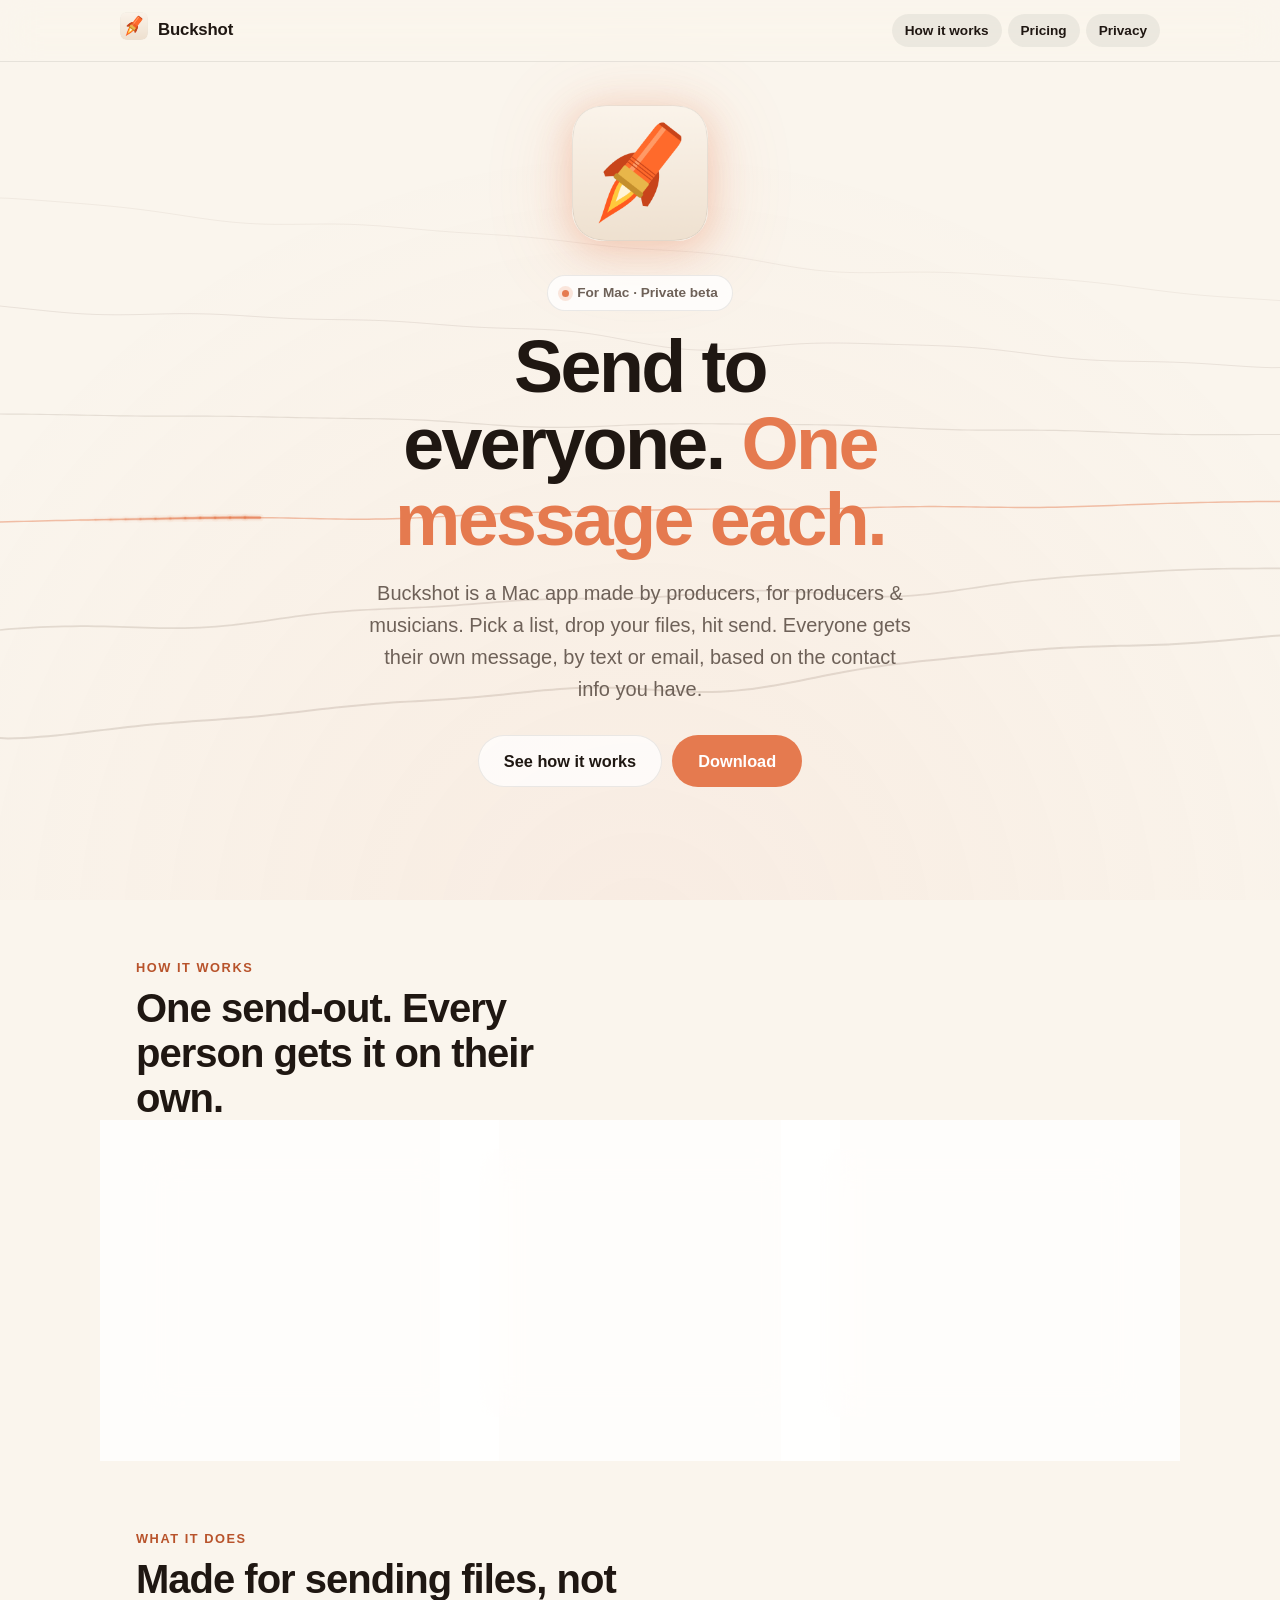
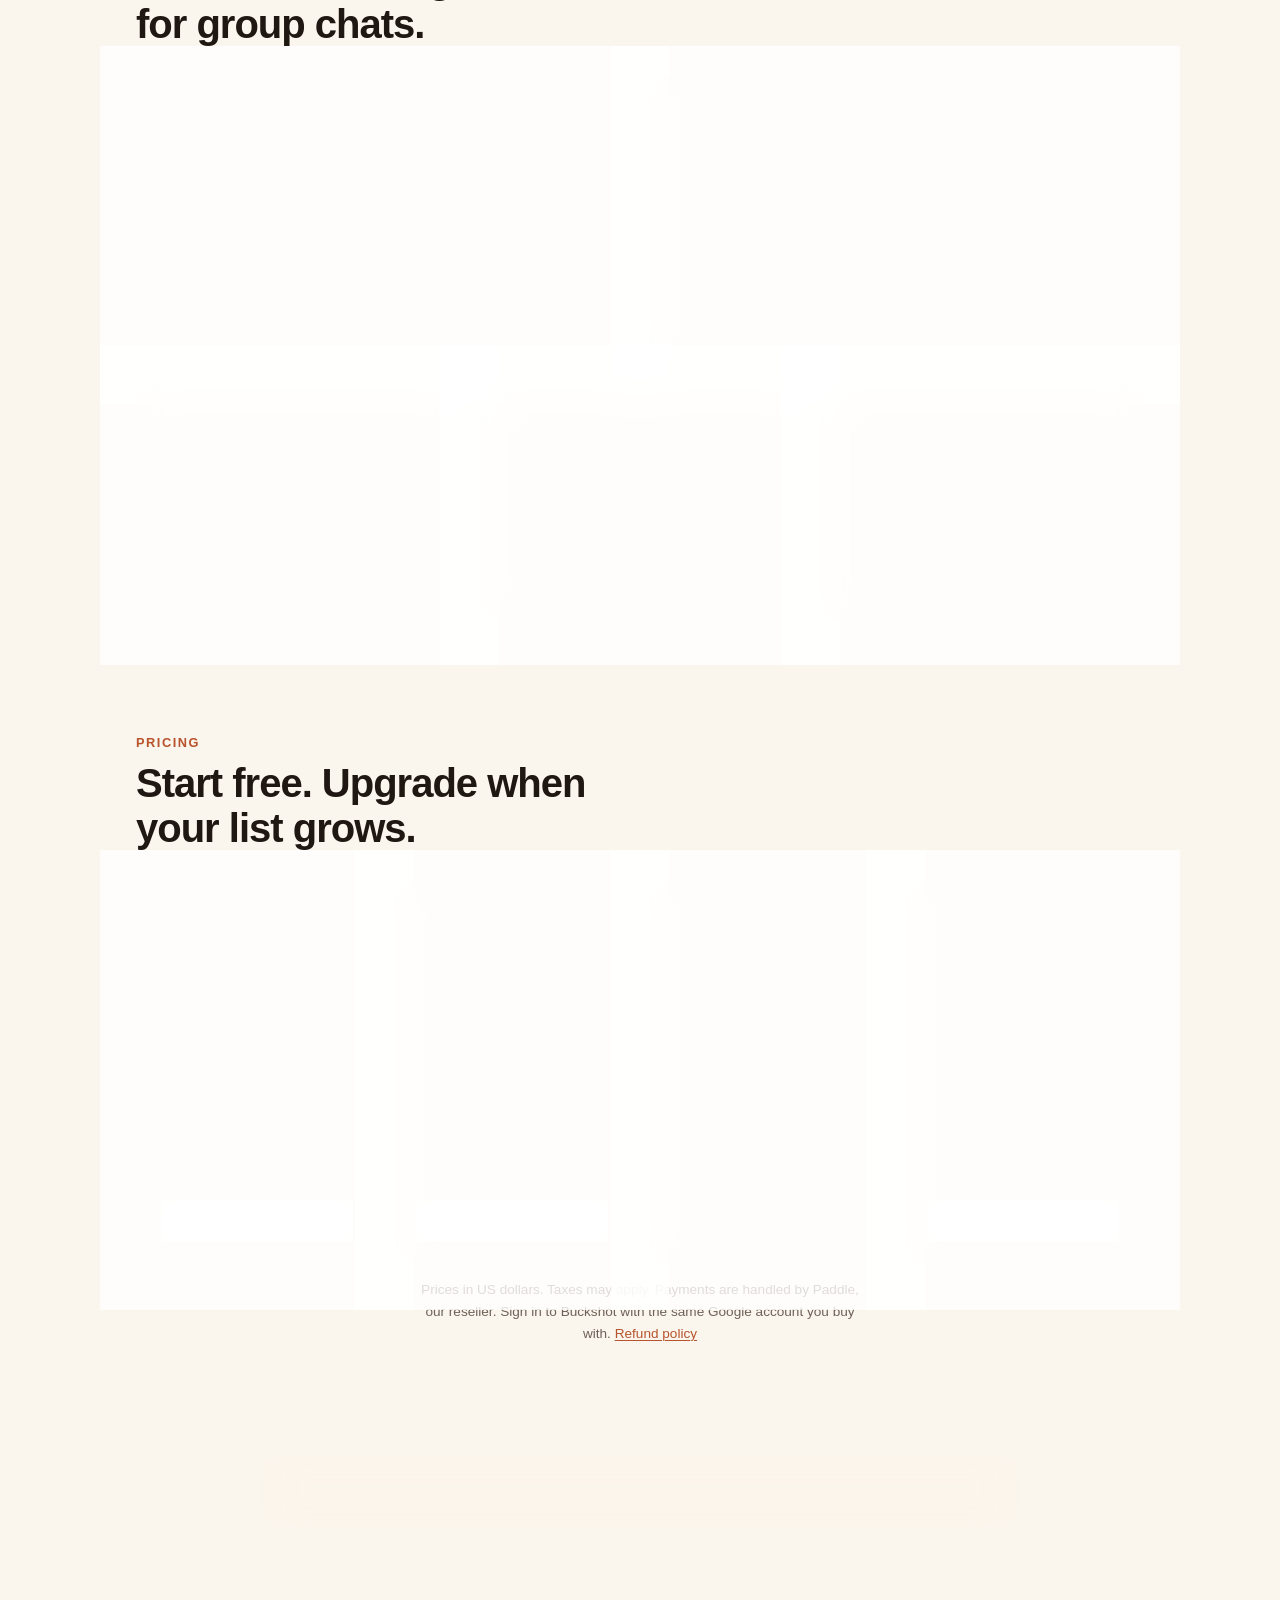
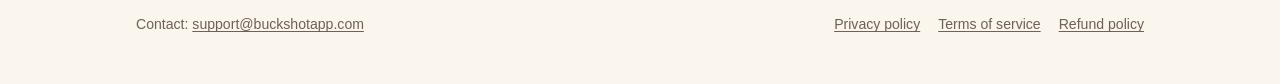
<file: index.html>
<!doctype html>
<html lang="en">
<head>
<meta charset="utf-8">
<meta name="viewport" content="width=device-width, initial-scale=1">
<!-- Google Search Console ownership (needed for Google OAuth verification). Never remove. -->
<meta name="google-site-verification" content="kDCfQ31Z-s-OFbejdX-DfELHmd-o-8pSM5kBamtCZ9k" />
<title>Buckshot</title>
<meta name="description" content="Buckshot is a Mac app that sends your files to a list of people, each as their own individual iMessage or email.">
<meta name="theme-color" content="#faf5ed" media="(prefers-color-scheme: light)">
<meta name="theme-color" content="#120d0b" media="(prefers-color-scheme: dark)">
<meta property="og:title" content="Buckshot">
<meta property="og:description" content="Send your files to everyone, one message each. A Mac app for producers.">
<meta property="og:image" content="https://buckshotapp.com/icon-dark.png">
<link rel="icon" href="favicon.png">
<link rel="apple-touch-icon" href="apple-touch-icon.png">
<link rel="stylesheet" href="style.css">
</head>
<body>
<canvas id="strings" aria-hidden="true"></canvas>
<div class="wrap">
  <div class="nav">
    <a class="brand" href="./"><picture><source srcset="icon-light.png" media="(prefers-color-scheme: light)"><img src="icon-dark.png" alt=""></picture>Buckshot</a>
    <nav>
      <a class="pill small hide-small" href="#how">How it works</a>
      <a class="pill small" href="#pricing">Pricing</a>
      <a class="pill small" href="privacy.html">Privacy</a>
    </nav>
  </div>

  <main>
    <div class="hero">
      <div class="badge">
        <div class="glow"><picture><source srcset="icon-light.png" media="(prefers-color-scheme: light)"><img class="icon" src="icon-dark.png" alt="Buckshot app icon"></picture></div>
        <span class="chip"><span class="dot"></span>For Mac · Private beta</span>
      </div>
      <h1>Send to everyone. <em>One message each.</em></h1>
      <p class="lede">Buckshot is a Mac app made by producers, for producers &amp; musicians. Pick a list, drop your files, hit send. Everyone gets their own message, by text or email, based on the contact info you have.</p>
      <div class="actions">
        <a class="pill clear big" href="#how">See how it works</a>
        <a class="pill orange big" href="beta.html" id="download">Download</a>
      </div>
    </div>

    <section id="how">
      <p class="eyebrow">How it works</p>
      <h2>One send-out. Every person gets it on their own.</h2>
      <div class="steps">
        <div class="card"><span class="num">1</span><h3>Pick a list</h3><p>Keep your collaborators in lists, like “pain loops” or “trap beats”.</p></div>
        <div class="card"><span class="num">2</span><h3>Drop in your files</h3><p>Beats, loops, demos. Write one message; <code>{name}</code> becomes each person's first name. If anyone on the list already has a file, Buckshot warns you before it sends.</p></div>
        <div class="card"><span class="num">3</span><h3>Send</h3><p>Everyone gets their own message from your number or email. Your Mac does all the sending, so the whole list is done in moments, not an hour of copy-paste.</p></div>
      </div>
    </section>

    <section>
      <p class="eyebrow">What it does</p>
      <h2>Made for sending files, not for group chats.</h2>
      <div class="grid features">
        <div class="card feature">
          <div class="ico"><svg viewBox="0 0 24 24" fill="none" stroke="currentColor" stroke-width="2" stroke-linecap="round" stroke-linejoin="round"><path d="M12 3l8 3v6c0 4.5-3.4 8-8 9-4.6-1-8-4.5-8-9V6z"/><path d="M8.5 12l2.5 2.5 4.5-5"/></svg></div>
          <div>
            <h3>Never send the same file twice</h3>
            <p>Buckshot remembers every file you've sent to every person. Before anything goes out, it tells you who already has it, so nobody gets the same file twice and you never look sloppy.</p>
          </div>
        </div>
        <div class="card feature">
          <div class="ico"><svg viewBox="0 0 24 24" fill="none" stroke="currentColor" stroke-width="2" stroke-linecap="round" stroke-linejoin="round"><rect x="4" y="11" width="16" height="10" rx="2"/><path d="M8 11V7a4 4 0 0 1 8 0v4"/></svg></div>
          <div>
            <h3>No more leaked contacts</h3>
            <p>Every email goes out on its own, to one person. There's no BCC to forget, so nobody ever sees who else is on your list.</p>
          </div>
        </div>
      </div>
      <div class="grid three">
        <div class="card">
          <div class="ico"><svg viewBox="0 0 24 24" fill="none" stroke="currentColor" stroke-width="2" stroke-linecap="round" stroke-linejoin="round"><path d="M2 12s3.6-7 10-7 10 7 10 7-3.6 7-10 7S2 12 2 12z"/><circle cx="12" cy="12" r="3"/></svg></div>
          <h3>See who opened it</h3><p>Turn on open tracking and Buckshot shows you who opened your email and when, so you know exactly who to follow up with.</p>
        </div>
        <div class="card">
          <div class="ico"><svg viewBox="0 0 24 24" fill="none" stroke="currentColor" stroke-width="2" stroke-linecap="round" stroke-linejoin="round"><path d="M4 5h16v11H9l-5 4z"/></svg></div>
          <h3>Texts, email or both</h3><p>Texts go out through the Messages app on your Mac; email through Gmail or your own provider. Everyone gets one message.</p>
        </div>
        <div class="card">
          <div class="ico"><svg viewBox="0 0 24 24" fill="none" stroke="currentColor" stroke-width="2" stroke-linecap="round" stroke-linejoin="round"><circle cx="12" cy="12" r="9"/><path d="M12 7v5l3 2"/></svg></div>
          <h3>Schedule for later</h3><p>Set a send-out for the perfect moment and Buckshot sends it right on time, even with the app closed.</p>
        </div>
      </div>
    </section>

    <section id="pricing">
      <p class="eyebrow">Pricing</p>
      <h2>Start free. Upgrade when your list grows.</h2>
      <!-- Prices are filled in from https://api.buckshotapp.com/v1/config (one place for the site and the app);
           the numbers below are only what shows if that can't be reached. -->
      <div class="plans" id="plans">
        <div class="card plan">
          <h3>Free</h3>
          <div class="price"><span class="amount">$0</span></div>
          <ul>
            <li><span data-free="sendOutsPerWeek">3</span> send-outs a week</li>
            <li>Up to <span data-free="recipientsPerSendOut">15</span> people per send-out</li>
            <li><span data-free="lists">2</span> lists</li>
            <li id="free-rest">Everything else except Drips</li>
          </ul>
          <a class="pill clear" href="beta.html" data-download>Download</a>
        </div>
        <div class="card plan" data-plan="monthly">
          <h3>Monthly</h3>
          <div class="price"><span class="amount">$9.99</span><span class="per">/month</span></div>
          <div class="was"></div>
          <ul><li>Unlimited send-outs</li><li>Send to your whole list</li><li>Unlimited lists</li><li>Drips</li></ul>
          <a class="pill clear" href="checkout.html?plan=monthly">Choose Monthly</a>
        </div>
        <div class="card plan best" data-plan="yearly">
          <span class="flag">Best value</span>
          <h3>Yearly</h3>
          <div class="price"><span class="amount">$89.99</span><span class="per">/year</span></div>
          <div class="was"></div>
          <ul><li>Everything in Monthly</li><li>Billed once a year</li></ul>
          <a class="pill orange" href="checkout.html?plan=yearly">Choose Yearly</a>
        </div>
        <div class="card plan" data-plan="lifetime">
          <h3>Lifetime</h3>
          <div class="price"><span class="amount">$199.99</span><span class="per">once</span></div>
          <div class="was"></div>
          <ul><li>Everything, forever</li><li>Every future update</li></ul>
          <a class="pill clear" href="checkout.html?plan=lifetime">Choose Lifetime</a>
        </div>
      </div>
      <p class="founder" id="founder" hidden></p>
      <p class="fine">Prices in US dollars. Taxes may apply. Payments are handled by Paddle, our reseller. Sign in to Buckshot with the same Google account you buy with. <a href="refunds.html">Refund policy</a></p>
    </section>

    <section id="privacy">
      <details class="card google" id="google">
        <summary>Privacy &amp; signing in with Google</summary>
        <div class="body">
          <p>If you choose to send email from Gmail, Buckshot asks Google for permission to <strong>send email on your behalf</strong> (the <code>gmail.send</code> permission), plus your name and email address to show which account you're sending from. For files too big to attach (over 25 MB), it can put them in a “Buckshot” folder in your own Google Drive and link them in the email, like Gmail does; it can only touch files it created. To suggest people as you type, like Gmail does, it can see the names and email addresses Gmail saved for people you've emailed; they stay on your Mac. Buckshot <strong>cannot read, search or delete your email</strong>. It only sends the messages you write, to the people you choose, when you press Send.</p>
          <p>Your Google sign-in is also your Buckshot account: Buckshot's server keeps your email address and which plan you're on, nothing else. Everything else (your contacts, lists, drafts and history) stays on your Mac.</p>
          <p><a href="privacy.html">Read the privacy policy</a></p>
        </div>
      </details>
    </section>
  </main>

  <footer>
    <span>Contact: <a href="mailto:support@buckshotapp.com">support@buckshotapp.com</a></span>
    <span class="links"><a href="privacy.html">Privacy policy</a><a href="terms.html">Terms of service</a><a href="refunds.html">Refund policy</a></span>
  </footer>
</div>
<dialog class="modal" id="beta">
  <div class="head">
    <picture><source srcset="icon-light.png" media="(prefers-color-scheme: light)"><img src="icon-dark.png" alt=""></picture>
    <div><div class="tag">Private beta</div><h2>Before you download</h2></div>
  </div>
  <p>Buckshot is in a <strong>private test</strong>. It isn't a fully released app yet, so it's very possible you'll run into a bug.</p>
  <p>If something goes wrong or you have an idea, click <strong>Report Issue / Feedback</strong> at the top of Buckshot. It goes straight to us and helps us fix it fast.</p>
  <label class="agree"><input type="checkbox" id="understand"> I understand</label>
  <div class="buttons">
    <button class="pill clear" type="button" id="cancel">Cancel</button>
    <a class="pill orange" id="get" aria-disabled="true" href="https://github.com/rockyshootingstar/buckshot-site/releases/latest/download/Buckshot.dmg">Download for Mac</a>
  </div>
  <p class="small">For macOS 14 or later. <a href="beta.html">Install steps</a></p>
</dialog>
<script>
  // Download opens the beta notice; the real download unlocks once "I understand" is ticked.
  (function () {
    const dialog = document.getElementById("beta"), box = document.getElementById("understand"), get = document.getElementById("get");
    if (!dialog.showModal) return;                       // very old browsers: the button just goes to the beta page
    document.getElementById("download").addEventListener("click", e => { e.preventDefault(); box.checked = false; sync(); dialog.showModal(); });
    document.getElementById("cancel").addEventListener("click", () => dialog.close());
    dialog.addEventListener("click", e => {          // a click outside the card closes it
      const r = dialog.getBoundingClientRect();
      if (e.target === dialog && (e.clientX < r.left || e.clientX > r.right || e.clientY < r.top || e.clientY > r.bottom)) dialog.close();
    });
    function sync() { get.setAttribute("aria-disabled", box.checked ? "false" : "true"); get.tabIndex = box.checked ? 0 : -1; }
    box.addEventListener("change", sync);
    get.addEventListener("click", e => { if (!box.checked) e.preventDefault(); else setTimeout(() => dialog.close(), 400); });
  })();
</script>
<script src="pricing.js"></script>
<script src="strings.js"></script>
</body>
</html>
</file>
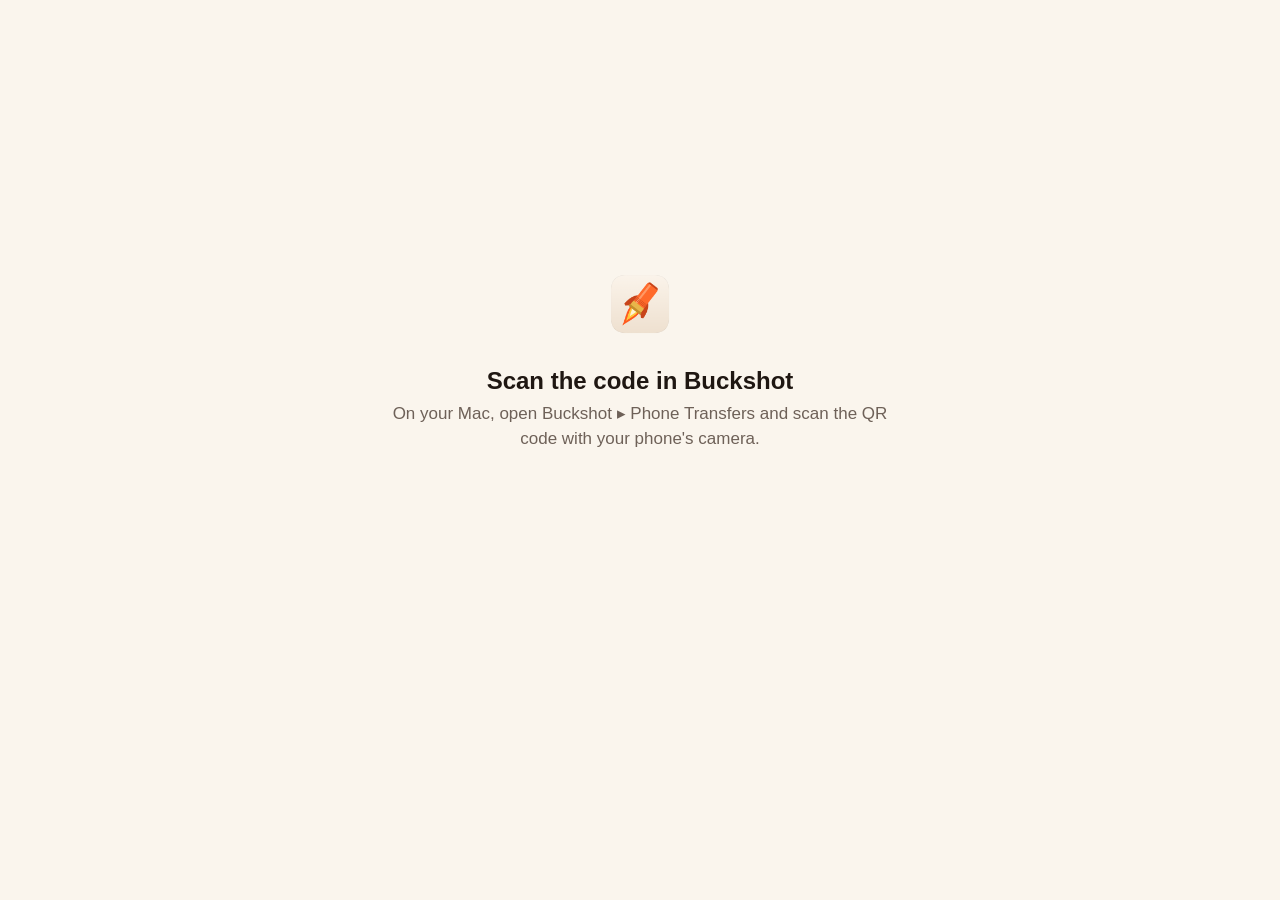
<file: phone-transfer/index.html>
<!doctype html>
<html lang="en">
<head>
<meta charset="utf-8">
<meta name="viewport" content="width=device-width, initial-scale=1">
<title>Buckshot Phone Transfers</title>
<meta name="robots" content="noindex">
<meta name="referrer" content="no-referrer">
<meta name="theme-color" content="#faf5ed" media="(prefers-color-scheme: light)">
<meta name="theme-color" content="#120d0b" media="(prefers-color-scheme: dark)">
<link rel="icon" href="../favicon.png">
<link rel="apple-touch-icon" href="../apple-touch-icon.png">
<link rel="stylesheet" href="../style.css">
<style>
  .hop { min-height: 80vh; display: flex; flex-direction: column; align-items: center; justify-content: center; text-align: center; gap: 14px; padding: 24px; }
  .hop img { width: 72px; height: 72px; }
  .hop h1 { font-size: 1.5rem; margin: 0; }
  .hop p { color: var(--muted); max-width: 30em; margin: 0; line-height: 1.5; }
  .hop .pill { margin-top: 6px; }
  [hidden] { display: none !important; }
</style>
</head>
<body>
<!--
  Buckshot ▸ Phone Transfers: the QR code on the Mac points here, with the Mac's Wi-Fi address and the link's
  secret key after the "#". Everything after "#" stays on the phone (browsers never send it to this website), and
  this page only forwards the phone to that Mac on the same Wi-Fi. Files never touch this site.
-->
<main class="hop">
  <picture><source srcset="../icon-light.png" media="(prefers-color-scheme: light)"><img src="../icon-dark.png" alt=""></picture>
  <div id="going">
    <h1>Connecting to your Mac…</h1>
    <p>Make sure your phone is on the same Wi‑Fi as your Mac.</p>
    <a class="pill" id="open" href="#">Open Phone Transfers</a>
  </div>
  <div id="bad" hidden>
    <h1>Scan the code in Buckshot</h1>
    <p>On your Mac, open Buckshot ▸ Phone Transfers and scan the QR code with your phone's camera.</p>
  </div>
</main>
<script>
  // "#192.168.1.23:52790/<32 hex key>". Only a private (home or office Wi-Fi) address is followed, so this page
  // can't be used to send anyone anywhere else.
  (function () {
    var m = location.hash.slice(1).match(/^(\d{1,3})\.(\d{1,3})\.(\d{1,3})\.(\d{1,3}):(\d{2,5})\/([0-9a-f]{32})$/);
    var ok = false;
    if (m) {
      var a = +m[1], b = +m[2], parts = [a, b, +m[3], +m[4]], port = +m[5];
      ok = parts.every(function (n) { return n <= 255; }) && port >= 1024 && port <= 65535 &&
        (a === 10 || (a === 172 && b >= 16 && b <= 31) || (a === 192 && b === 168));
    }
    if (!ok) { document.getElementById("going").hidden = true; document.getElementById("bad").hidden = false; return; }
    var target = "http://" + parts.join(".") + ":" + port + "/?k=" + m[6];
    document.getElementById("open").href = target;
    location.replace(target);
  })();
</script>
</body>
</html>
</file>
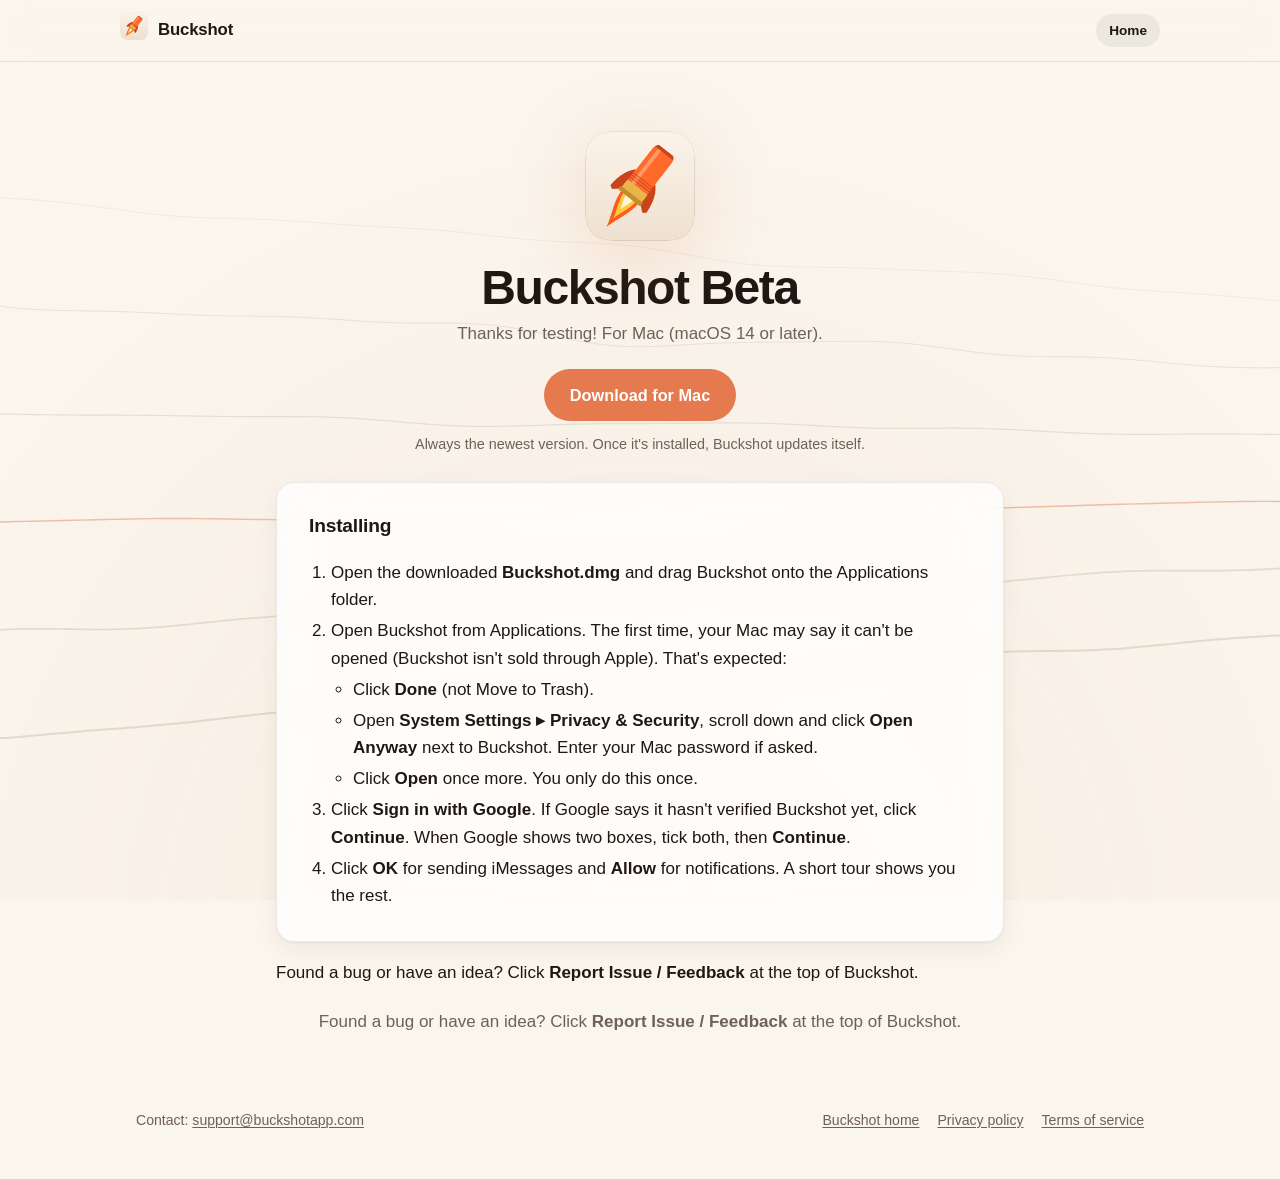
<file: beta.html>
<!doctype html>
<html lang="en">
<head>
<meta charset="utf-8">
<meta name="viewport" content="width=device-width, initial-scale=1">
<!-- Tester download page: not linked from the homepage, kept out of search engines. -->
<meta name="robots" content="noindex, nofollow">
<title>Buckshot Beta</title>
<meta name="description" content="Download the latest Buckshot beta for Mac.">
<meta name="theme-color" content="#faf5ed" media="(prefers-color-scheme: light)">
<meta name="theme-color" content="#120d0b" media="(prefers-color-scheme: dark)">
<link rel="icon" href="favicon.png">
<link rel="apple-touch-icon" href="apple-touch-icon.png">
<link rel="stylesheet" href="style.css">
</head>
<body>
<canvas id="strings" aria-hidden="true"></canvas>
<div class="wrap">
  <div class="nav">
    <a class="brand" href="./"><picture><source srcset="icon-light.png" media="(prefers-color-scheme: light)"><img src="icon-dark.png" alt=""></picture>Buckshot</a>
    <nav>
      <a class="pill small" href="./">Home</a>
    </nav>
  </div>

  <main class="doc">
    <header style="text-align:center">
      <picture><source srcset="icon-light.png" media="(prefers-color-scheme: light)"><img src="icon-dark.png" alt="Buckshot app icon" style="width:136px;height:136px;filter:drop-shadow(0 16px 36px rgba(229,122,79,.22))"></picture>
      <h1>Buckshot Beta</h1>
      <p>Thanks for testing! For Mac (macOS 14 or later).</p>
      <p style="margin-top:22px"><a class="pill orange big" href="https://github.com/rockyshootingstar/buckshot-site/releases/latest/download/Buckshot.dmg">Download for Mac</a></p>
      <p style="margin-top:12px;font-size:.9rem">Always the newest version. Once it's installed, Buckshot updates itself.</p>
    </header>

  <div class="card">
    <h2>Installing</h2>
    <ol>
      <li>Open the downloaded <strong>Buckshot.dmg</strong> and drag Buckshot onto the Applications folder.</li>
      <li>Open Buckshot from Applications. The first time, your Mac may say it can't be opened (Buckshot isn't sold through Apple). That's expected:
        <ul>
          <li>Click <strong>Done</strong> (not Move to Trash).</li>
          <li>Open <strong>System Settings ▸ Privacy &amp; Security</strong>, scroll down and click <strong>Open Anyway</strong> next to Buckshot. Enter your Mac password if asked.</li>
          <li>Click <strong>Open</strong> once more. You only do this once.</li>
        </ul>
      </li>
      <li>Click <strong>Sign in with Google</strong>. If Google says it hasn't verified Buckshot yet, click <strong>Continue</strong>. When Google shows two boxes, tick both, then <strong>Continue</strong>.</li>
      <li>Click <strong>OK</strong> for sending iMessages and <strong>Allow</strong> for notifications. A short tour shows you the rest.</li>
    </ol>
  </div>

  <p>Found a bug or have an idea? Click <strong>Report Issue / Feedback</strong> at the top of Buckshot.</p>


    <p style="text-align:center;color:var(--muted);margin-top:22px">Found a bug or have an idea? Click <strong>Report Issue / Feedback</strong> at the top of Buckshot.</p>
  </main>

  <footer>
    <span>Contact: <a href="mailto:support@buckshotapp.com">support@buckshotapp.com</a></span>
    <span class="links"><a href="./">Buckshot home</a><a href="privacy.html">Privacy policy</a><a href="terms.html">Terms of service</a></span>
  </footer>
</div>
<script src="strings.js"></script>
</body>
</html>
</file>
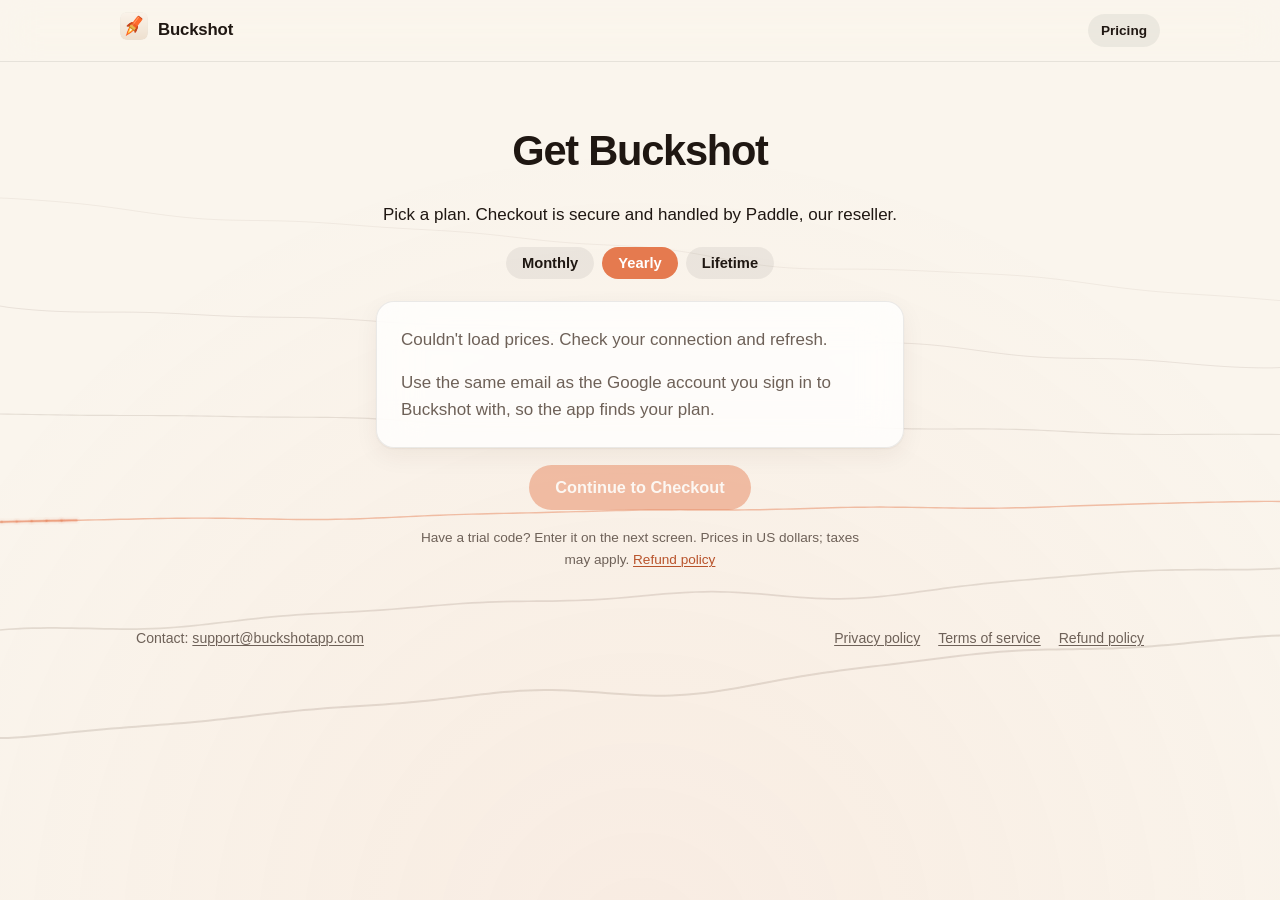
<file: checkout.html>
<!doctype html>
<html lang="en">
<head>
<meta charset="utf-8">
<meta name="viewport" content="width=device-width, initial-scale=1">
<title>Buckshot Checkout</title>
<meta name="robots" content="noindex">
<meta name="theme-color" content="#faf5ed" media="(prefers-color-scheme: light)">
<meta name="theme-color" content="#120d0b" media="(prefers-color-scheme: dark)">
<link rel="icon" href="favicon.png">
<link rel="apple-touch-icon" href="apple-touch-icon.png">
<link rel="stylesheet" href="style.css">
</head>
<body>
<canvas id="strings" aria-hidden="true"></canvas>
<div class="wrap">
  <div class="nav">
    <a class="brand" href="./"><picture><source srcset="icon-light.png" media="(prefers-color-scheme: light)"><img src="icon-dark.png" alt=""></picture>Buckshot</a>
    <nav>
      <a class="pill small" href="./#pricing">Pricing</a>
    </nav>
  </div>
  <main class="checkout">
    <h1>Get Buckshot</h1>
    <p class="lede" id="intro">Pick a plan. Checkout is secure and handled by Paddle, our reseller.</p>
    <div class="choices" id="choices">
      <button class="pill" data-choice="monthly">Monthly</button>
      <button class="pill" data-choice="yearly">Yearly</button>
      <button class="pill" data-choice="lifetime">Lifetime</button>
    </div>
    <div class="card">
      <p id="summary">Loading prices…</p>
      <p class="status" id="who"></p>
    </div>
    <p class="status" id="status"></p>
    <p><button class="pill orange big" id="pay" disabled>Continue to Checkout</button></p>
    <p class="fine">Have a trial code? Enter it on the next screen. Prices in US dollars; taxes may apply. <a href="refunds.html">Refund policy</a></p>
  </main>
  <footer>
    <span>Contact: <a href="mailto:support@buckshotapp.com">support@buckshotapp.com</a></span>
    <span class="links"><a href="privacy.html">Privacy policy</a><a href="terms.html">Terms of service</a><a href="refunds.html">Refund policy</a></span>
  </footer>
</div>
<script src="https://cdn.paddle.com/paddle/v2/paddle.js"></script>
<script>
// Checkout: ?plan=monthly|yearly|lifetime, and ?a=<token> when opened from the Buckshot app (ties the purchase to
// that Buckshot account). Prices, Paddle's client token and price ids all come from api.buckshotapp.com/v1/config.
(async function () {
  const API = "https://api.buckshotapp.com";
  const params = new URLSearchParams(location.search);
  const account = params.get("a");
  let plan = ["monthly", "yearly", "lifetime"].includes(params.get("plan")) ? params.get("plan") : "yearly";
  const $ = id => document.getElementById(id);
  const money = n => "$" + Number(n).toFixed(2);

  let config = null, email = null;
  try { config = await (await fetch(API + "/v1/config")).json(); } catch {}
  if (account) {
    try {
      const res = await fetch(API + "/v1/checkout-info?a=" + encodeURIComponent(account));
      const info = await res.json();
      if (res.ok) email = info.email; else $("status").textContent = info.message || "This link has expired. Open it again from Buckshot.";
    } catch {}
  }
  $("who").textContent = email
    ? `For your Buckshot account: ${email}`
    : "Use the same email as the Google account you sign in to Buckshot with, so the app finds your plan.";

  const ready = !!(config && config.paddle && config.paddle.clientToken);
  if (ready) {
    if (config.paddle.environment !== "production") Paddle.Environment.set("sandbox");
    Paddle.Initialize({
      token: config.paddle.clientToken,
      eventCallback: e => { if (e.name === "checkout.completed") location.href = "thanks.html"; },
    });
  }

  function show() {
    document.querySelectorAll("[data-choice]").forEach(b => b.classList.toggle("on", b.dataset.choice === plan));
    if (!config) { $("summary").textContent = "Couldn't load prices. Check your connection and refresh."; return; }
    const p = config.plans[plan], f = config.founder;
    const founder = plan === "lifetime" ? f.lifetimeOpen : f.subscriptionsOpen;
    const per = p.interval === "month" ? " a month" : p.interval === "year" ? " a year" : " once";
    $("summary").innerHTML = `<strong>Buckshot ${p.label}</strong>: ${money(founder ? p.founderPrice : p.price)}${per}` +
      (founder ? ` <s>${money(p.price)}</s> (founder price${p.interval ? ", kept for as long as you stay subscribed" : ""})` : "") +
      (p.interval ? ". Cancel any time." : ". Pay once, keep it.");
    $("pay").disabled = !ready;
    if (!ready) $("status").textContent = "Checkout isn't open yet. It opens when Buckshot launches.";
  }
  document.querySelectorAll("[data-choice]").forEach(b => b.addEventListener("click", () => { plan = b.dataset.choice; show(); }));
  $("pay").addEventListener("click", () => {
    const priceId = config.paddle.checkout[plan];
    if (!priceId) { $("status").textContent = "That plan isn't available right now."; return; }
    Paddle.Checkout.open({
      items: [{ priceId, quantity: 1 }],
      customer: email ? { email } : undefined,
      customData: account ? { account } : undefined,
      settings: { displayMode: "overlay", theme: matchMedia("(prefers-color-scheme: dark)").matches ? "dark" : "light",
                  successUrl: location.origin + "/thanks.html" },
    });
  });
  show();
})();
</script>
<script src="strings.js"></script>
</body>
</html>
</file>
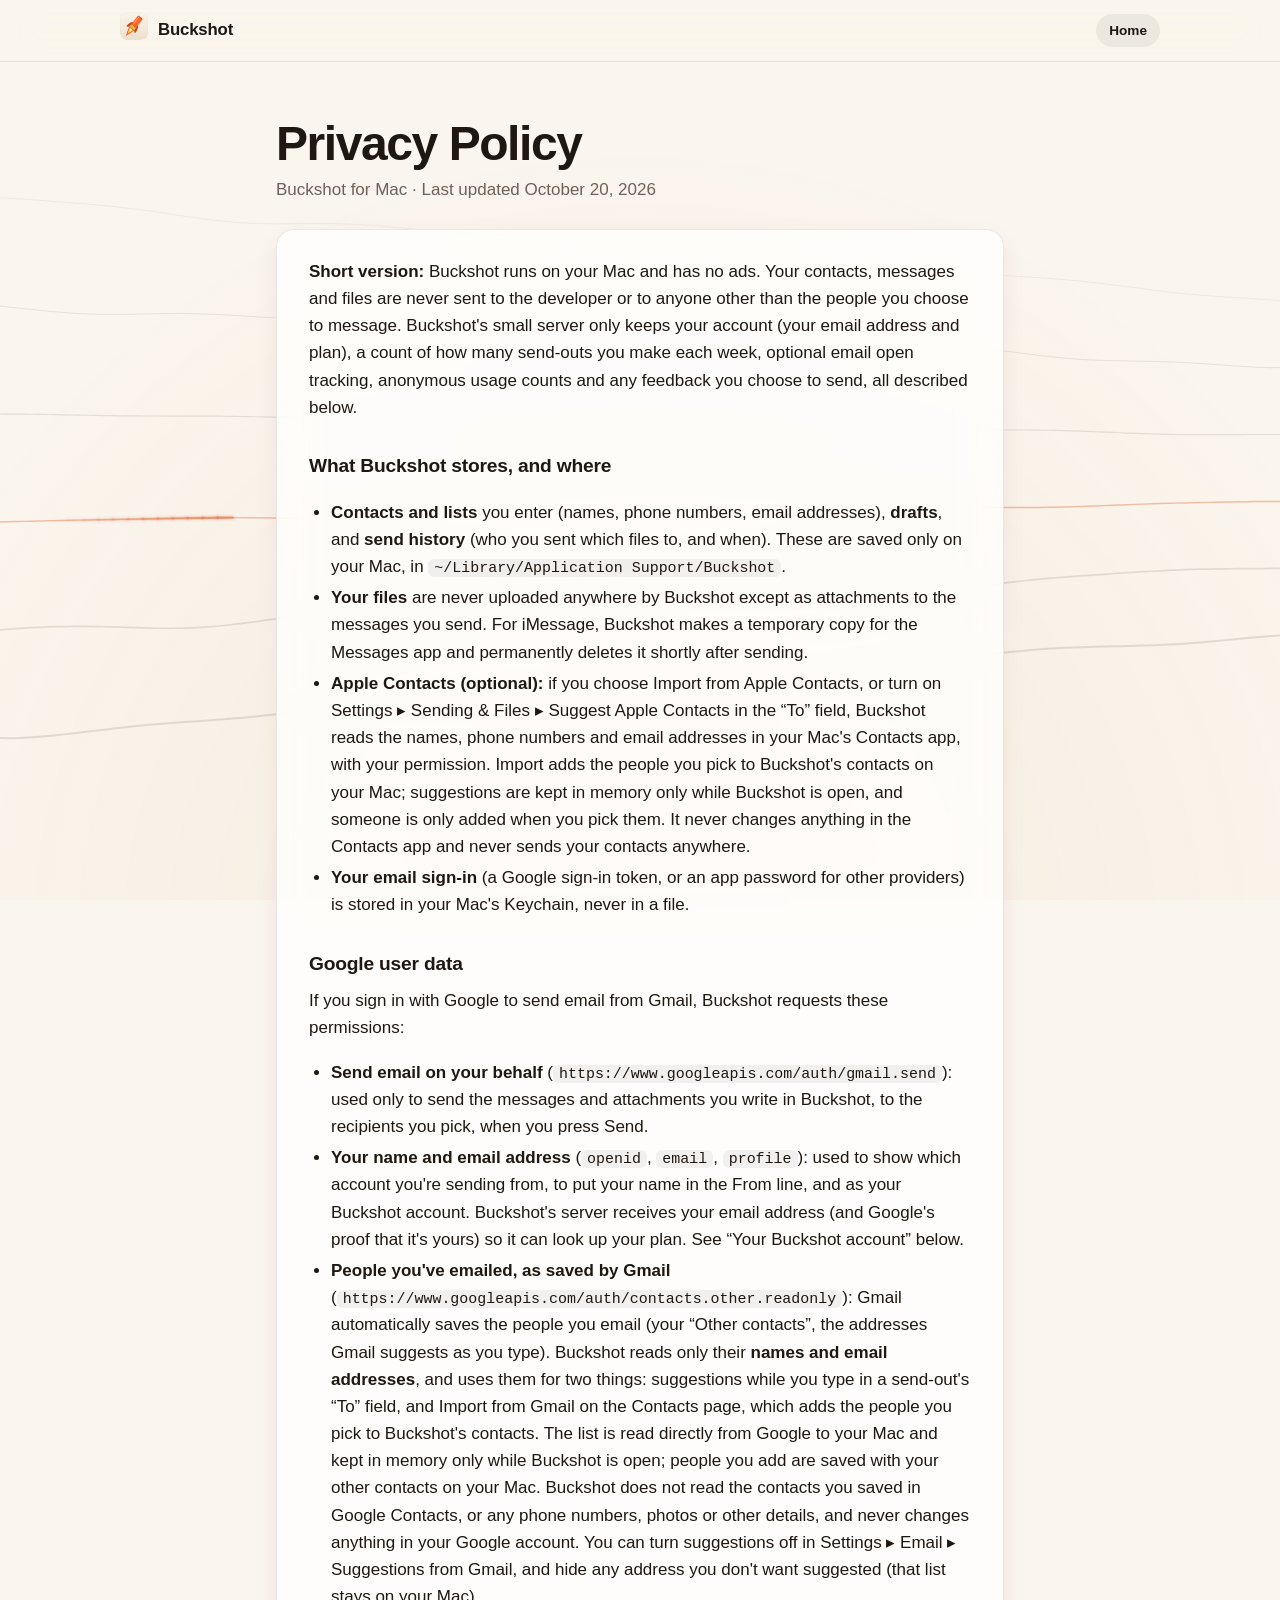
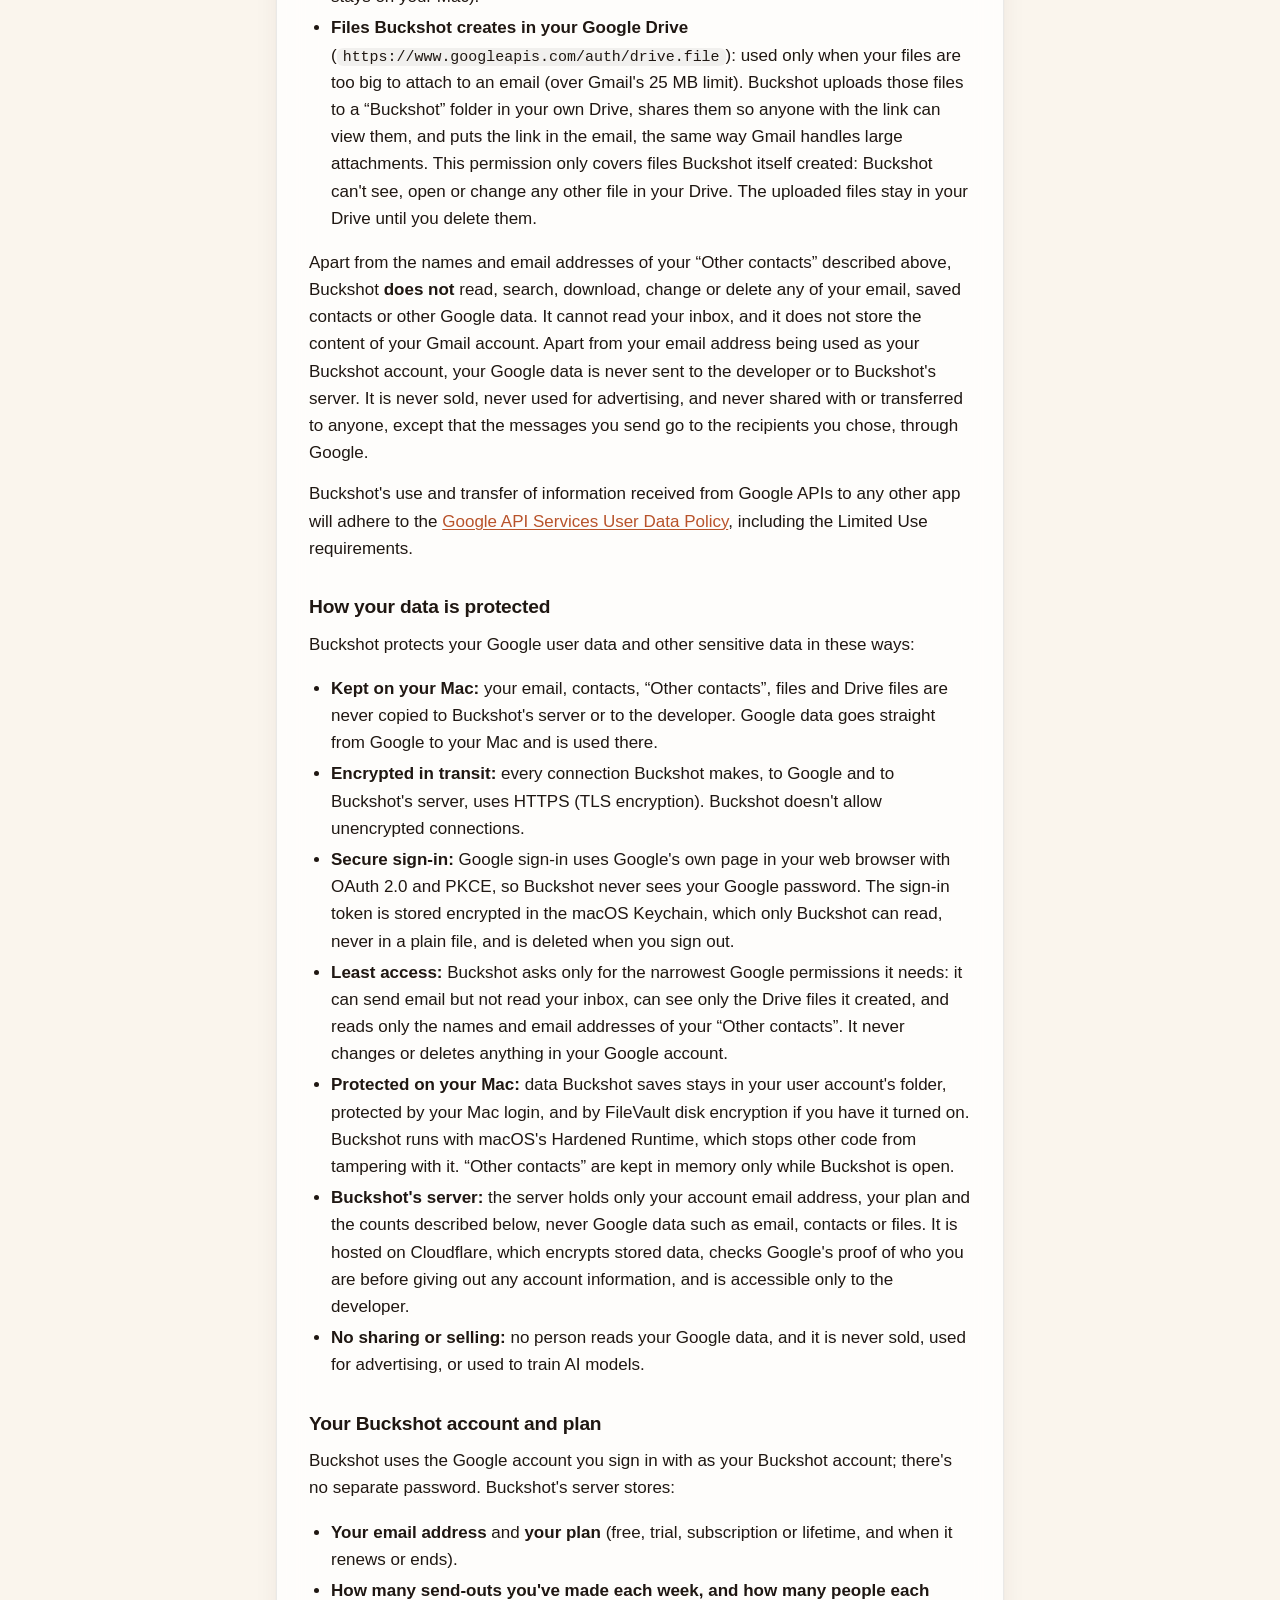
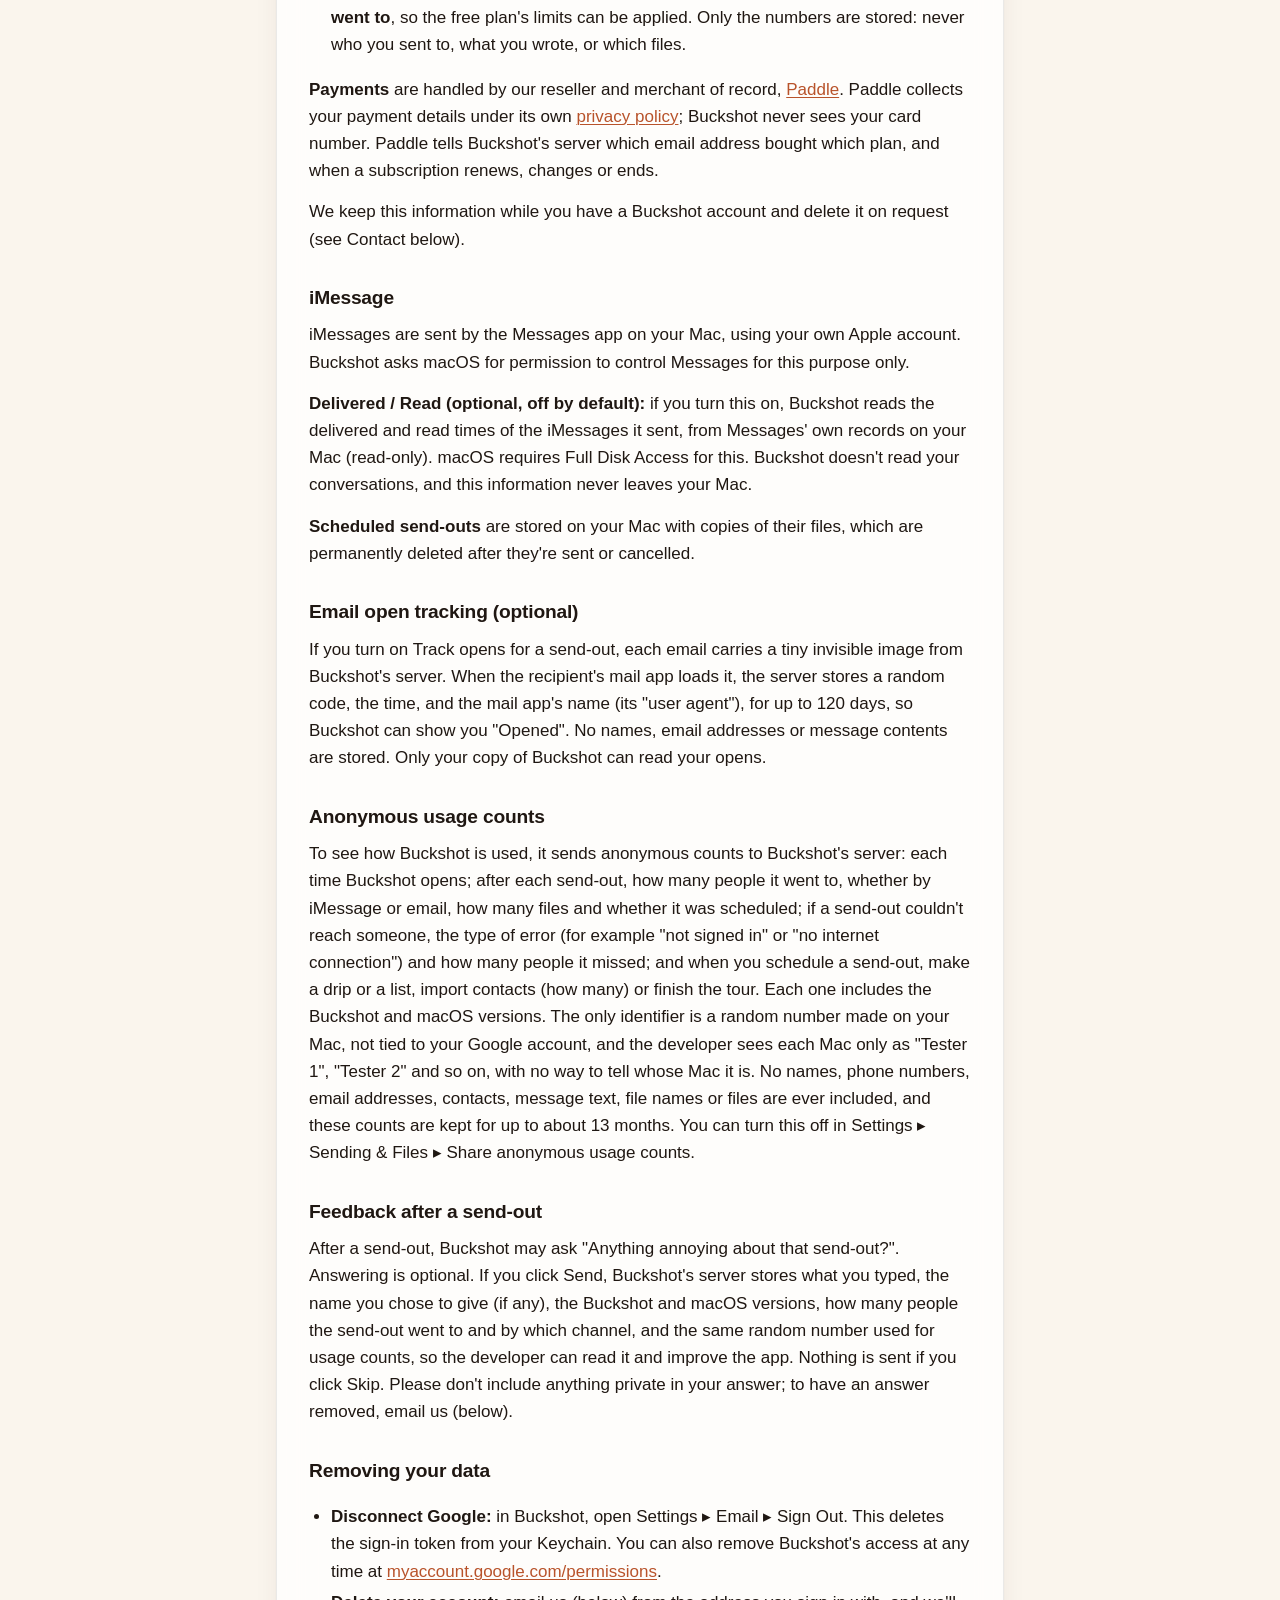
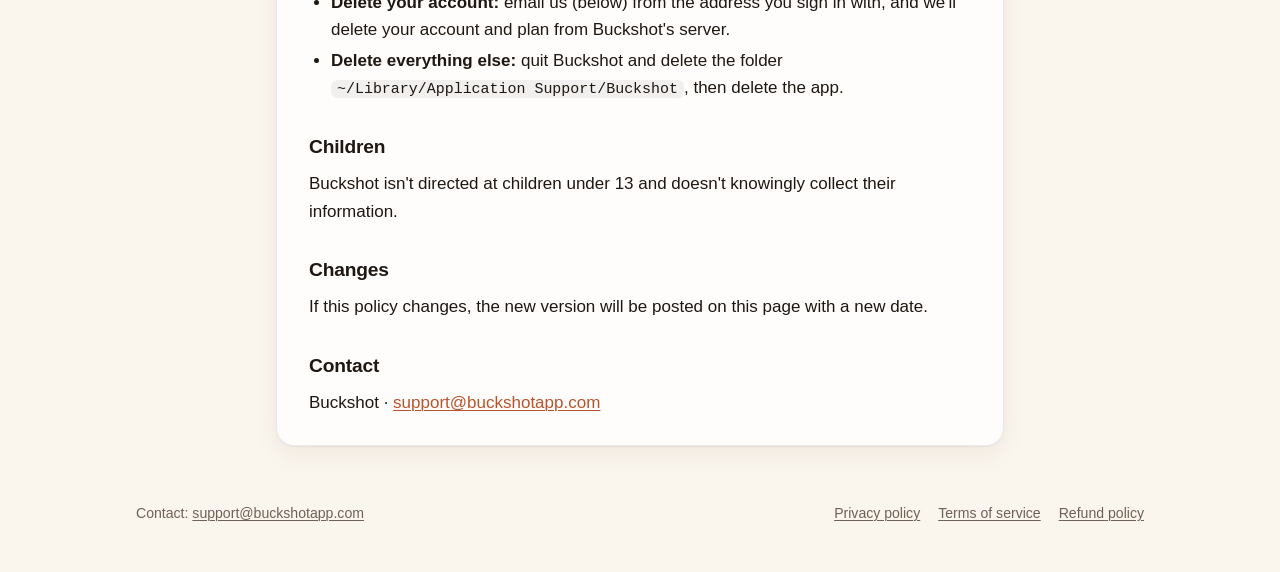
<file: privacy.html>
<!doctype html>
<html lang="en">
<head>
<meta charset="utf-8">
<meta name="viewport" content="width=device-width, initial-scale=1">
<title>Buckshot Privacy Policy</title>
<meta name="description" content="How the Buckshot Mac app handles your data, including Google user data.">
<meta name="theme-color" content="#faf5ed" media="(prefers-color-scheme: light)">
<meta name="theme-color" content="#120d0b" media="(prefers-color-scheme: dark)">
<link rel="icon" href="favicon.png">
<link rel="apple-touch-icon" href="apple-touch-icon.png">
<link rel="stylesheet" href="style.css">
</head>
<body>
<canvas id="strings" aria-hidden="true"></canvas>
<div class="wrap">
  <div class="nav">
    <a class="brand" href="./"><picture><source srcset="icon-light.png" media="(prefers-color-scheme: light)"><img src="icon-dark.png" alt=""></picture>Buckshot</a>
    <nav>
      <a class="pill small" href="./">Home</a>
    </nav>
  </div>

  <main class="doc">
    <header>
      <h1>Privacy Policy</h1>
      <p>Buckshot for Mac · Last updated October 20, 2026</p>
    </header>
    <div class="card">

  <p><strong>Short version:</strong> Buckshot runs on your Mac and has no ads. Your contacts, messages and files are never sent to the developer or to anyone other than the people you choose to message. Buckshot's small server only keeps your account (your email address and plan), a count of how many send-outs you make each week, optional email open tracking, anonymous usage counts and any feedback you choose to send, all described below.</p>

  <h2>What Buckshot stores, and where</h2>
  <ul>
    <li><strong>Contacts and lists</strong> you enter (names, phone numbers, email addresses), <strong>drafts</strong>, and <strong>send history</strong> (who you sent which files to, and when). These are saved only on your Mac, in <code>~/Library/Application Support/Buckshot</code>.</li>
    <li><strong>Your files</strong> are never uploaded anywhere by Buckshot except as attachments to the messages you send. For iMessage, Buckshot makes a temporary copy for the Messages app and permanently deletes it shortly after sending.</li>
    <li><strong>Apple Contacts (optional):</strong> if you choose Import from Apple Contacts, or turn on Settings ▸ Sending &amp; Files ▸ Suggest Apple Contacts in the “To” field, Buckshot reads the names, phone numbers and email addresses in your Mac's Contacts app, with your permission. Import adds the people you pick to Buckshot's contacts on your Mac; suggestions are kept in memory only while Buckshot is open, and someone is only added when you pick them. It never changes anything in the Contacts app and never sends your contacts anywhere.</li>
    <li><strong>Your email sign-in</strong> (a Google sign-in token, or an app password for other providers) is stored in your Mac's Keychain, never in a file.</li>
  </ul>

  <h2>Google user data</h2>
  <p>If you sign in with Google to send email from Gmail, Buckshot requests these permissions:</p>
  <ul>
    <li><strong>Send email on your behalf</strong> (<code>https://www.googleapis.com/auth/gmail.send</code>): used only to send the messages and attachments you write in Buckshot, to the recipients you pick, when you press Send.</li>
    <li><strong>Your name and email address</strong> (<code>openid</code>, <code>email</code>, <code>profile</code>): used to show which account you're sending from, to put your name in the From line, and as your Buckshot account. Buckshot's server receives your email address (and Google's proof that it's yours) so it can look up your plan. See “Your Buckshot account” below.</li>
    <li><strong>People you've emailed, as saved by Gmail</strong> (<code>https://www.googleapis.com/auth/contacts.other.readonly</code>): Gmail automatically saves the people you email (your “Other contacts”, the addresses Gmail suggests as you type). Buckshot reads only their <strong>names and email addresses</strong>, and uses them for two things: suggestions while you type in a send-out's “To” field, and Import from Gmail on the Contacts page, which adds the people you pick to Buckshot's contacts. The list is read directly from Google to your Mac and kept in memory only while Buckshot is open; people you add are saved with your other contacts on your Mac. Buckshot does not read the contacts you saved in Google Contacts, or any phone numbers, photos or other details, and never changes anything in your Google account. You can turn suggestions off in Settings ▸ Email ▸ Suggestions from Gmail, and hide any address you don't want suggested (that list stays on your Mac).</li>
    <li><strong>Files Buckshot creates in your Google Drive</strong> (<code>https://www.googleapis.com/auth/drive.file</code>): used only when your files are too big to attach to an email (over Gmail's 25 MB limit). Buckshot uploads those files to a “Buckshot” folder in your own Drive, shares them so anyone with the link can view them, and puts the link in the email, the same way Gmail handles large attachments. This permission only covers files Buckshot itself created: Buckshot can't see, open or change any other file in your Drive. The uploaded files stay in your Drive until you delete them.</li>
  </ul>
  <p>Apart from the names and email addresses of your “Other contacts” described above, Buckshot <strong>does not</strong> read, search, download, change or delete any of your email, saved contacts or other Google data. It cannot read your inbox, and it does not store the content of your Gmail account. Apart from your email address being used as your Buckshot account, your Google data is never sent to the developer or to Buckshot's server. It is never sold, never used for advertising, and never shared with or transferred to anyone, except that the messages you send go to the recipients you chose, through Google.</p>
  <p>Buckshot's use and transfer of information received from Google APIs to any other app will adhere to the <a href="https://developers.google.com/terms/api-services-user-data-policy">Google API Services User Data Policy</a>, including the Limited Use requirements.</p>

  <h2>How your data is protected</h2>
  <p>Buckshot protects your Google user data and other sensitive data in these ways:</p>
  <ul>
    <li><strong>Kept on your Mac:</strong> your email, contacts, “Other contacts”, files and Drive files are never copied to Buckshot's server or to the developer. Google data goes straight from Google to your Mac and is used there.</li>
    <li><strong>Encrypted in transit:</strong> every connection Buckshot makes, to Google and to Buckshot's server, uses HTTPS (TLS encryption). Buckshot doesn't allow unencrypted connections.</li>
    <li><strong>Secure sign-in:</strong> Google sign-in uses Google's own page in your web browser with OAuth 2.0 and PKCE, so Buckshot never sees your Google password. The sign-in token is stored encrypted in the macOS Keychain, which only Buckshot can read, never in a plain file, and is deleted when you sign out.</li>
    <li><strong>Least access:</strong> Buckshot asks only for the narrowest Google permissions it needs: it can send email but not read your inbox, can see only the Drive files it created, and reads only the names and email addresses of your “Other contacts”. It never changes or deletes anything in your Google account.</li>
    <li><strong>Protected on your Mac:</strong> data Buckshot saves stays in your user account's folder, protected by your Mac login, and by FileVault disk encryption if you have it turned on. Buckshot runs with macOS's Hardened Runtime, which stops other code from tampering with it. “Other contacts” are kept in memory only while Buckshot is open.</li>
    <li><strong>Buckshot's server:</strong> the server holds only your account email address, your plan and the counts described below, never Google data such as email, contacts or files. It is hosted on Cloudflare, which encrypts stored data, checks Google's proof of who you are before giving out any account information, and is accessible only to the developer.</li>
    <li><strong>No sharing or selling:</strong> no person reads your Google data, and it is never sold, used for advertising, or used to train AI models.</li>
  </ul>

  <h2>Your Buckshot account and plan</h2>
  <p>Buckshot uses the Google account you sign in with as your Buckshot account; there's no separate password. Buckshot's server stores:</p>
  <ul>
    <li><strong>Your email address</strong> and <strong>your plan</strong> (free, trial, subscription or lifetime, and when it renews or ends).</li>
    <li><strong>How many send-outs you've made each week, and how many people each went to</strong>, so the free plan's limits can be applied. Only the numbers are stored: never who you sent to, what you wrote, or which files.</li>
  </ul>
  <p><strong>Payments</strong> are handled by our reseller and merchant of record, <a href="https://www.paddle.com">Paddle</a>. Paddle collects your payment details under its own <a href="https://www.paddle.com/legal/privacy">privacy policy</a>; Buckshot never sees your card number. Paddle tells Buckshot's server which email address bought which plan, and when a subscription renews, changes or ends.</p>
  <p>We keep this information while you have a Buckshot account and delete it on request (see Contact below).</p>

  <h2>iMessage</h2>
  <p>iMessages are sent by the Messages app on your Mac, using your own Apple account. Buckshot asks macOS for permission to control Messages for this purpose only.</p>
  <p><strong>Delivered / Read (optional, off by default):</strong> if you turn this on, Buckshot reads the delivered and read times of the iMessages it sent, from Messages' own records on your Mac (read-only). macOS requires Full Disk Access for this. Buckshot doesn't read your conversations, and this information never leaves your Mac.</p>
  <p><strong>Scheduled send-outs</strong> are stored on your Mac with copies of their files, which are permanently deleted after they're sent or cancelled.</p>

  <h2>Email open tracking (optional)</h2>
  <p>If you turn on Track opens for a send-out, each email carries a tiny invisible image from Buckshot's server. When the recipient's mail app loads it, the server stores a random code, the time, and the mail app's name (its "user agent"), for up to 120 days, so Buckshot can show you "Opened". No names, email addresses or message contents are stored. Only your copy of Buckshot can read your opens.</p>

  <h2>Anonymous usage counts</h2>
  <p>To see how Buckshot is used, it sends anonymous counts to Buckshot's server: each time Buckshot opens; after each send-out, how many people it went to, whether by iMessage or email, how many files and whether it was scheduled; if a send-out couldn't reach someone, the type of error (for example "not signed in" or "no internet connection") and how many people it missed; and when you schedule a send-out, make a drip or a list, import contacts (how many) or finish the tour. Each one includes the Buckshot and macOS versions. The only identifier is a random number made on your Mac, not tied to your Google account, and the developer sees each Mac only as "Tester 1", "Tester 2" and so on, with no way to tell whose Mac it is. No names, phone numbers, email addresses, contacts, message text, file names or files are ever included, and these counts are kept for up to about 13 months. You can turn this off in Settings ▸ Sending &amp; Files ▸ Share anonymous usage counts.</p>

  <h2>Feedback after a send-out</h2>
  <p>After a send-out, Buckshot may ask "Anything annoying about that send-out?". Answering is optional. If you click Send, Buckshot's server stores what you typed, the name you chose to give (if any), the Buckshot and macOS versions, how many people the send-out went to and by which channel, and the same random number used for usage counts, so the developer can read it and improve the app. Nothing is sent if you click Skip. Please don't include anything private in your answer; to have an answer removed, email us (below).</p>

  <h2>Removing your data</h2>
  <ul>
    <li><strong>Disconnect Google:</strong> in Buckshot, open Settings ▸ Email ▸ Sign Out. This deletes the sign-in token from your Keychain. You can also remove Buckshot's access at any time at <a href="https://myaccount.google.com/permissions">myaccount.google.com/permissions</a>.</li>
    <li><strong>Delete your account:</strong> email us (below) from the address you sign in with, and we'll delete your account and plan from Buckshot's server.</li>
    <li><strong>Delete everything else:</strong> quit Buckshot and delete the folder <code>~/Library/Application Support/Buckshot</code>, then delete the app.</li>
  </ul>

  <h2>Children</h2>
  <p>Buckshot isn't directed at children under 13 and doesn't knowingly collect their information.</p>

  <h2>Changes</h2>
  <p>If this policy changes, the new version will be posted on this page with a new date.</p>

  <h2>Contact</h2>
  <p>Buckshot · <a href="mailto:support@buckshotapp.com">support@buckshotapp.com</a></p>
    </div>
  </main>

  <footer>
    <span>Contact: <a href="mailto:support@buckshotapp.com">support@buckshotapp.com</a></span>
    <span class="links"><a href="privacy.html">Privacy policy</a><a href="terms.html">Terms of service</a><a href="refunds.html">Refund policy</a></span>
  </footer>
</div>
<script src="strings.js"></script>
</body>
</html>
</file>
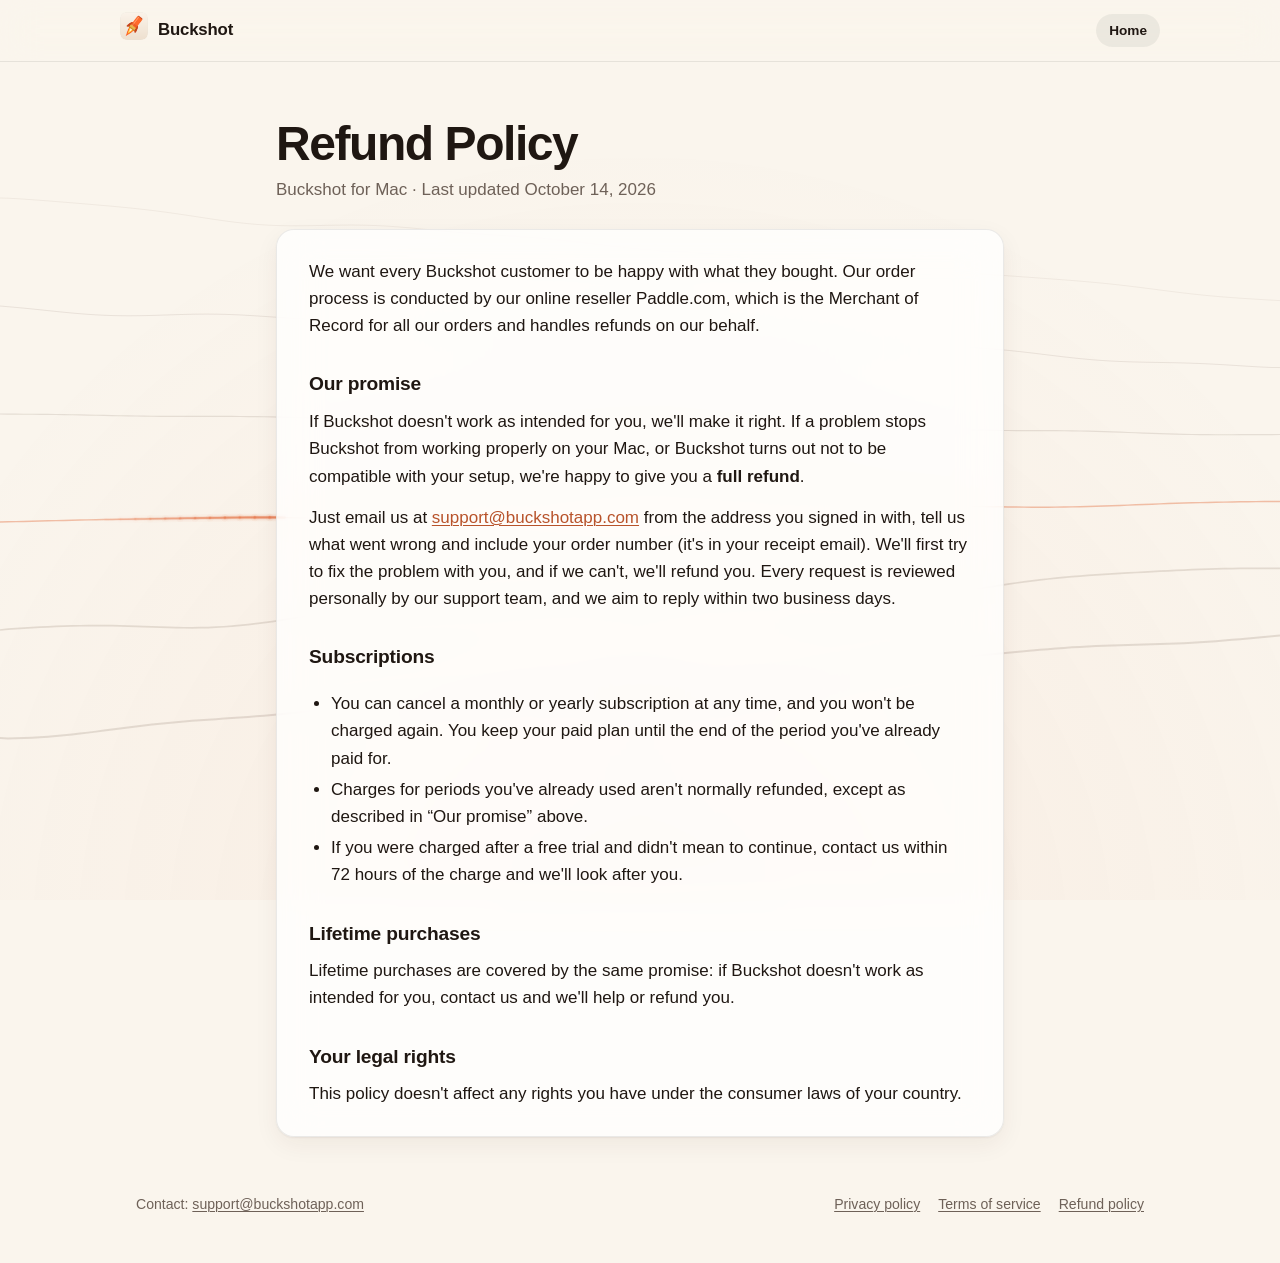
<file: refunds.html>
<!doctype html>
<html lang="en">
<head>
<meta charset="utf-8">
<meta name="viewport" content="width=device-width, initial-scale=1">
<title>Buckshot Refund Policy</title>
<meta name="description" content="Buckshot's refund policy.">
<meta name="theme-color" content="#faf5ed" media="(prefers-color-scheme: light)">
<meta name="theme-color" content="#120d0b" media="(prefers-color-scheme: dark)">
<link rel="icon" href="favicon.png">
<link rel="apple-touch-icon" href="apple-touch-icon.png">
<link rel="stylesheet" href="style.css">
</head>
<body>
<canvas id="strings" aria-hidden="true"></canvas>
<div class="wrap">
  <div class="nav">
    <a class="brand" href="./"><picture><source srcset="icon-light.png" media="(prefers-color-scheme: light)"><img src="icon-dark.png" alt=""></picture>Buckshot</a>
    <nav>
      <a class="pill small" href="./">Home</a>
    </nav>
  </div>

  <main class="doc">
    <header>
      <h1>Refund Policy</h1>
      <p>Buckshot for Mac · Last updated October 14, 2026</p>
    </header>
    <div class="card">

  <p>We want every Buckshot customer to be happy with what they bought. Our order process is conducted by our online reseller Paddle.com, which is the Merchant of Record for all our orders and handles refunds on our behalf.</p>

  <h2>Our promise</h2>
  <p>If Buckshot doesn't work as intended for you, we'll make it right. If a problem stops Buckshot from working properly on your Mac, or Buckshot turns out not to be compatible with your setup, we're happy to give you a <strong>full refund</strong>.</p>
  <p>Just email us at <a href="mailto:support@buckshotapp.com">support@buckshotapp.com</a> from the address you signed in with, tell us what went wrong and include your order number (it's in your receipt email). We'll first try to fix the problem with you, and if we can't, we'll refund you. Every request is reviewed personally by our support team, and we aim to reply within two business days.</p>

  <h2>Subscriptions</h2>
  <ul>
    <li>You can cancel a monthly or yearly subscription at any time, and you won't be charged again. You keep your paid plan until the end of the period you've already paid for.</li>
    <li>Charges for periods you've already used aren't normally refunded, except as described in “Our promise” above.</li>
    <li>If you were charged after a free trial and didn't mean to continue, contact us within 72 hours of the charge and we'll look after you.</li>
  </ul>

  <h2>Lifetime purchases</h2>
  <p>Lifetime purchases are covered by the same promise: if Buckshot doesn't work as intended for you, contact us and we'll help or refund you.</p>

  <h2>Your legal rights</h2>
  <p>This policy doesn't affect any rights you have under the consumer laws of your country.</p>
    </div>
  </main>

  <footer>
    <span>Contact: <a href="mailto:support@buckshotapp.com">support@buckshotapp.com</a></span>
    <span class="links"><a href="privacy.html">Privacy policy</a><a href="terms.html">Terms of service</a><a href="refunds.html">Refund policy</a></span>
  </footer>
</div>
<script src="strings.js"></script>
</body>
</html>
</file>
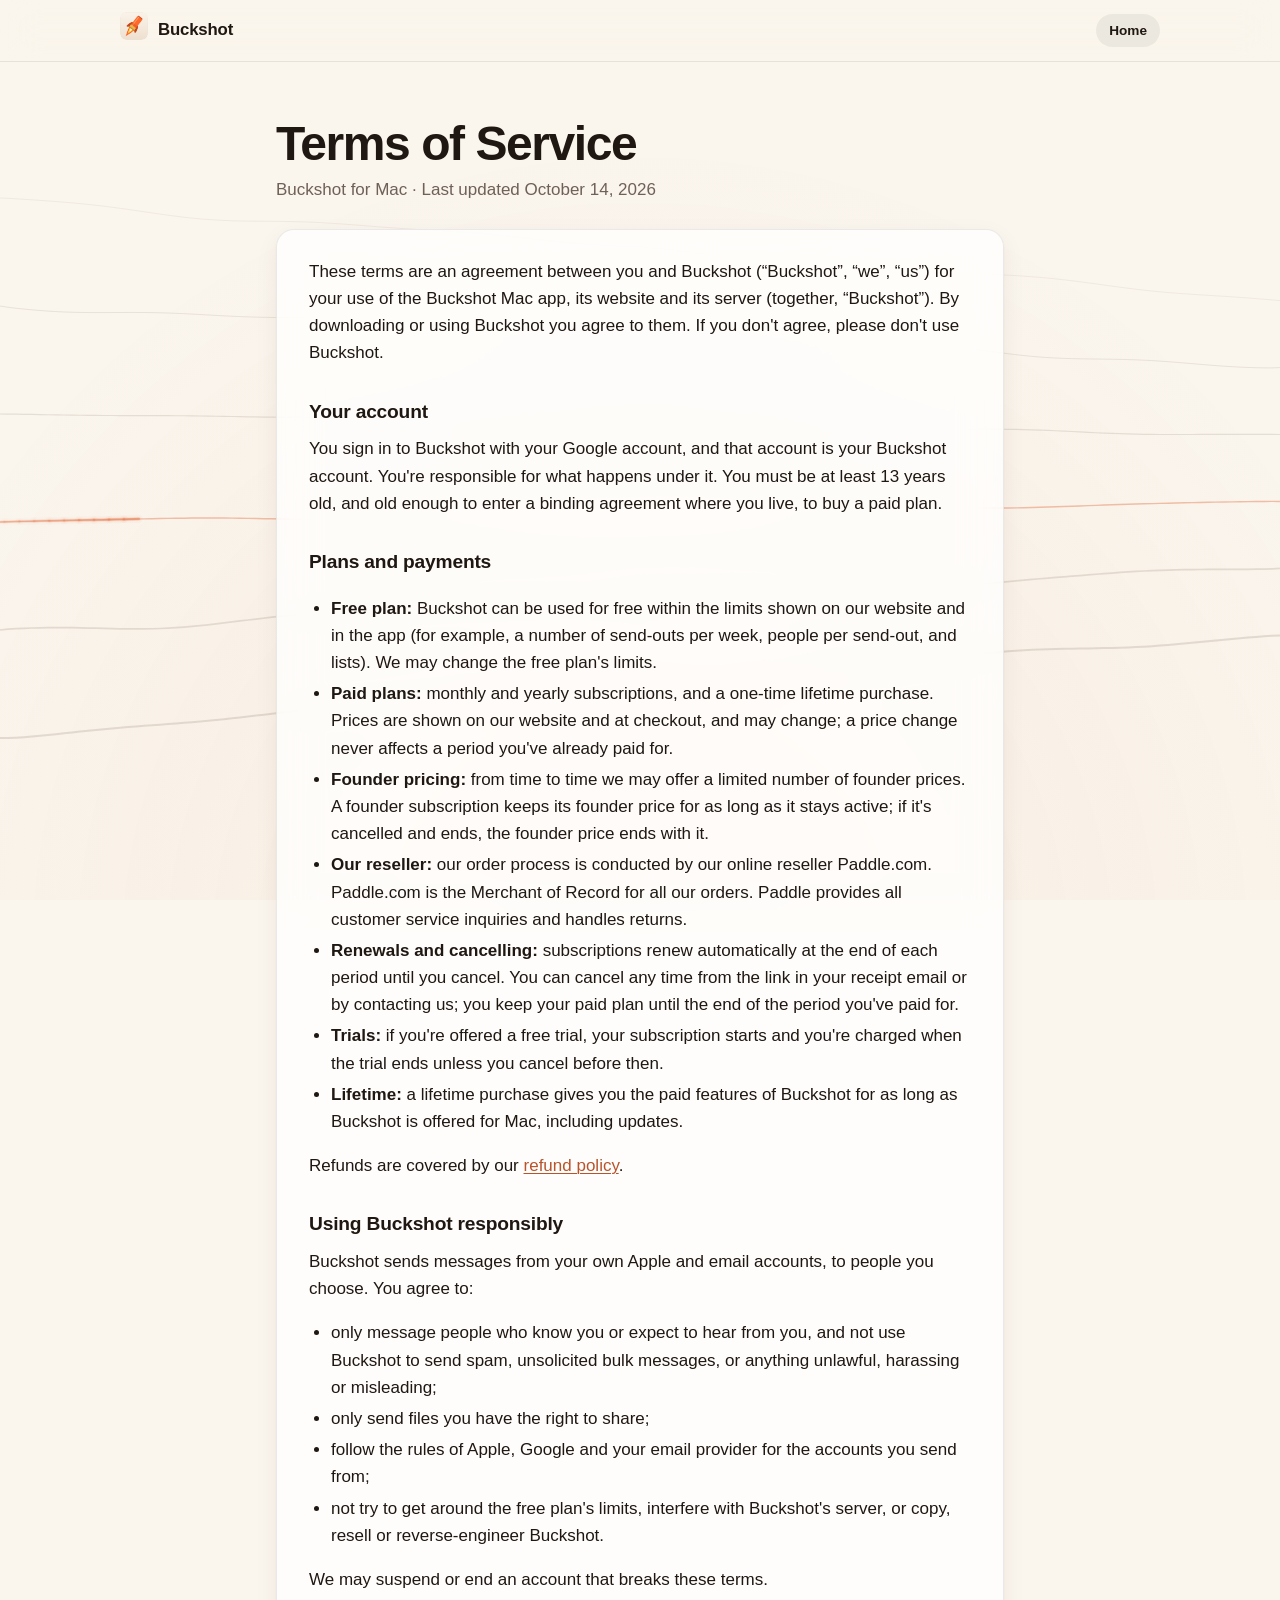
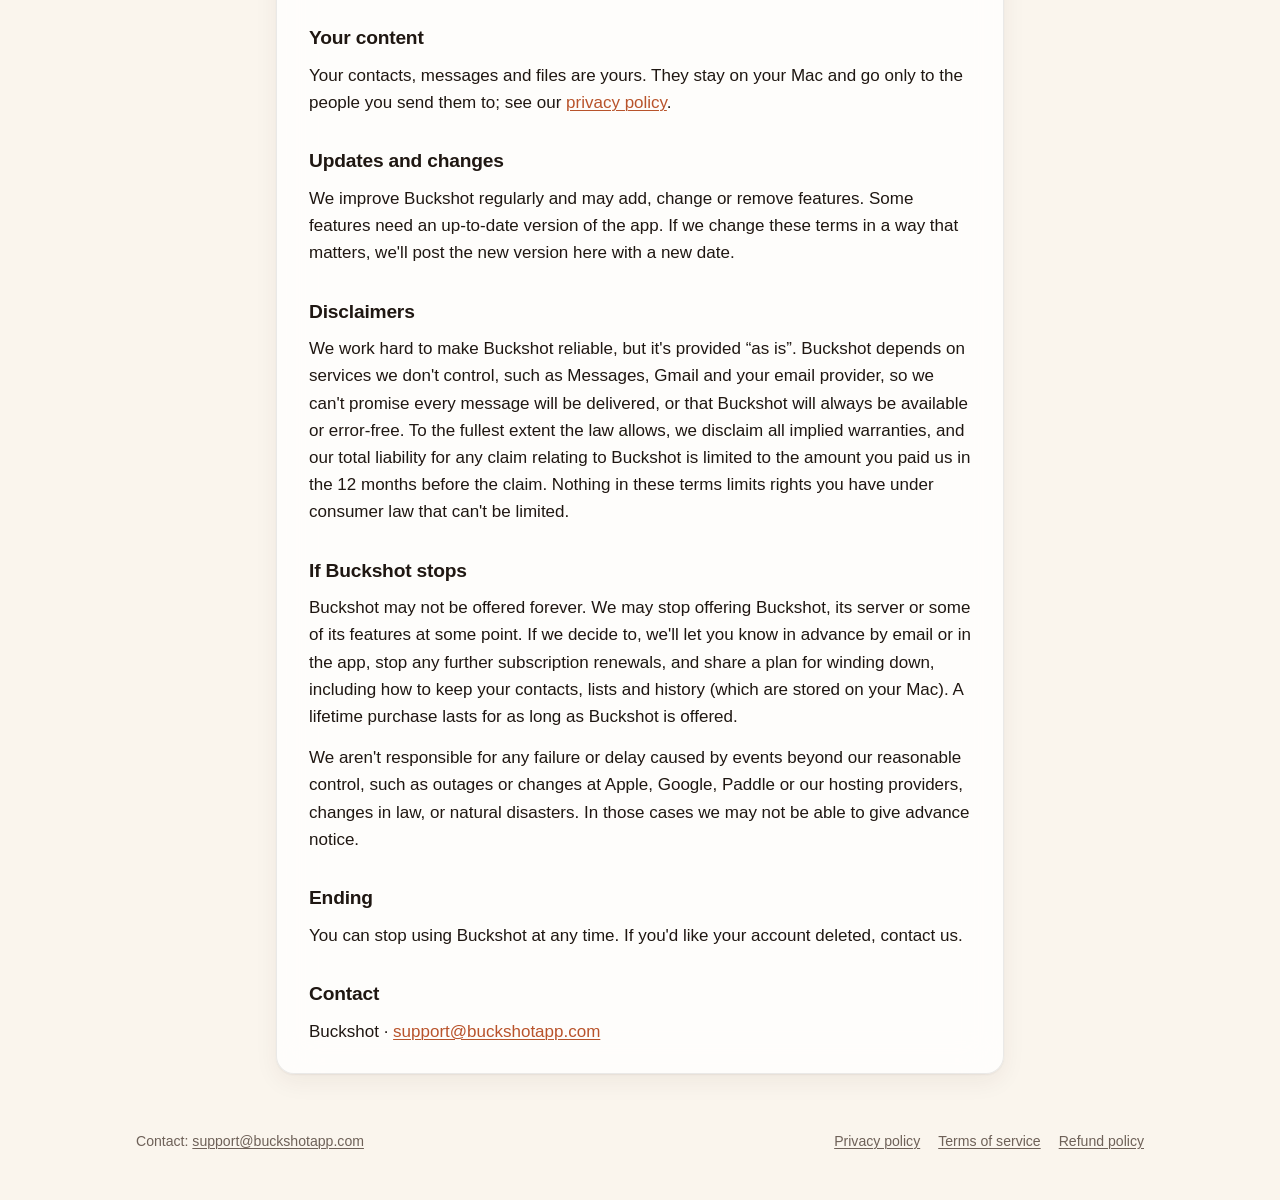
<file: terms.html>
<!doctype html>
<html lang="en">
<head>
<meta charset="utf-8">
<meta name="viewport" content="width=device-width, initial-scale=1">
<title>Buckshot Terms of Service</title>
<meta name="description" content="The terms for using Buckshot and buying a Buckshot plan.">
<meta name="theme-color" content="#faf5ed" media="(prefers-color-scheme: light)">
<meta name="theme-color" content="#120d0b" media="(prefers-color-scheme: dark)">
<link rel="icon" href="favicon.png">
<link rel="apple-touch-icon" href="apple-touch-icon.png">
<link rel="stylesheet" href="style.css">
</head>
<body>
<canvas id="strings" aria-hidden="true"></canvas>
<div class="wrap">
  <div class="nav">
    <a class="brand" href="./"><picture><source srcset="icon-light.png" media="(prefers-color-scheme: light)"><img src="icon-dark.png" alt=""></picture>Buckshot</a>
    <nav>
      <a class="pill small" href="./">Home</a>
    </nav>
  </div>

  <main class="doc">
    <header>
      <h1>Terms of Service</h1>
      <p>Buckshot for Mac · Last updated October 14, 2026</p>
    </header>
    <div class="card">

  <p>These terms are an agreement between you and Buckshot (“Buckshot”, “we”, “us”) for your use of the Buckshot Mac app, its website and its server (together, “Buckshot”). By downloading or using Buckshot you agree to them. If you don't agree, please don't use Buckshot.</p>

  <h2>Your account</h2>
  <p>You sign in to Buckshot with your Google account, and that account is your Buckshot account. You're responsible for what happens under it. You must be at least 13 years old, and old enough to enter a binding agreement where you live, to buy a paid plan.</p>

  <h2>Plans and payments</h2>
  <ul>
    <li><strong>Free plan:</strong> Buckshot can be used for free within the limits shown on our website and in the app (for example, a number of send-outs per week, people per send-out, and lists). We may change the free plan's limits.</li>
    <li><strong>Paid plans:</strong> monthly and yearly subscriptions, and a one-time lifetime purchase. Prices are shown on our website and at checkout, and may change; a price change never affects a period you've already paid for.</li>
    <li><strong>Founder pricing:</strong> from time to time we may offer a limited number of founder prices. A founder subscription keeps its founder price for as long as it stays active; if it's cancelled and ends, the founder price ends with it.</li>
    <li><strong>Our reseller:</strong> our order process is conducted by our online reseller Paddle.com. Paddle.com is the Merchant of Record for all our orders. Paddle provides all customer service inquiries and handles returns.</li>
    <li><strong>Renewals and cancelling:</strong> subscriptions renew automatically at the end of each period until you cancel. You can cancel any time from the link in your receipt email or by contacting us; you keep your paid plan until the end of the period you've paid for.</li>
    <li><strong>Trials:</strong> if you're offered a free trial, your subscription starts and you're charged when the trial ends unless you cancel before then.</li>
    <li><strong>Lifetime:</strong> a lifetime purchase gives you the paid features of Buckshot for as long as Buckshot is offered for Mac, including updates.</li>
  </ul>
  <p>Refunds are covered by our <a href="refunds.html">refund policy</a>.</p>

  <h2>Using Buckshot responsibly</h2>
  <p>Buckshot sends messages from your own Apple and email accounts, to people you choose. You agree to:</p>
  <ul>
    <li>only message people who know you or expect to hear from you, and not use Buckshot to send spam, unsolicited bulk messages, or anything unlawful, harassing or misleading;</li>
    <li>only send files you have the right to share;</li>
    <li>follow the rules of Apple, Google and your email provider for the accounts you send from;</li>
    <li>not try to get around the free plan's limits, interfere with Buckshot's server, or copy, resell or reverse-engineer Buckshot.</li>
  </ul>
  <p>We may suspend or end an account that breaks these terms.</p>

  <h2>Your content</h2>
  <p>Your contacts, messages and files are yours. They stay on your Mac and go only to the people you send them to; see our <a href="privacy.html">privacy policy</a>.</p>

  <h2>Updates and changes</h2>
  <p>We improve Buckshot regularly and may add, change or remove features. Some features need an up-to-date version of the app. If we change these terms in a way that matters, we'll post the new version here with a new date.</p>

  <h2>Disclaimers</h2>
  <p>We work hard to make Buckshot reliable, but it's provided “as is”. Buckshot depends on services we don't control, such as Messages, Gmail and your email provider, so we can't promise every message will be delivered, or that Buckshot will always be available or error-free. To the fullest extent the law allows, we disclaim all implied warranties, and our total liability for any claim relating to Buckshot is limited to the amount you paid us in the 12 months before the claim. Nothing in these terms limits rights you have under consumer law that can't be limited.</p>

  <h2>If Buckshot stops</h2>
  <p>Buckshot may not be offered forever. We may stop offering Buckshot, its server or some of its features at some point. If we decide to, we'll let you know in advance by email or in the app, stop any further subscription renewals, and share a plan for winding down, including how to keep your contacts, lists and history (which are stored on your Mac). A lifetime purchase lasts for as long as Buckshot is offered.</p>
  <p>We aren't responsible for any failure or delay caused by events beyond our reasonable control, such as outages or changes at Apple, Google, Paddle or our hosting providers, changes in law, or natural disasters. In those cases we may not be able to give advance notice.</p>

  <h2>Ending</h2>
  <p>You can stop using Buckshot at any time. If you'd like your account deleted, contact us.</p>

  <h2>Contact</h2>
  <p>Buckshot · <a href="mailto:support@buckshotapp.com">support@buckshotapp.com</a></p>
    </div>
  </main>

  <footer>
    <span>Contact: <a href="mailto:support@buckshotapp.com">support@buckshotapp.com</a></span>
    <span class="links"><a href="privacy.html">Privacy policy</a><a href="terms.html">Terms of service</a><a href="refunds.html">Refund policy</a></span>
  </footer>
</div>
<script src="strings.js"></script>
</body>
</html>
</file>
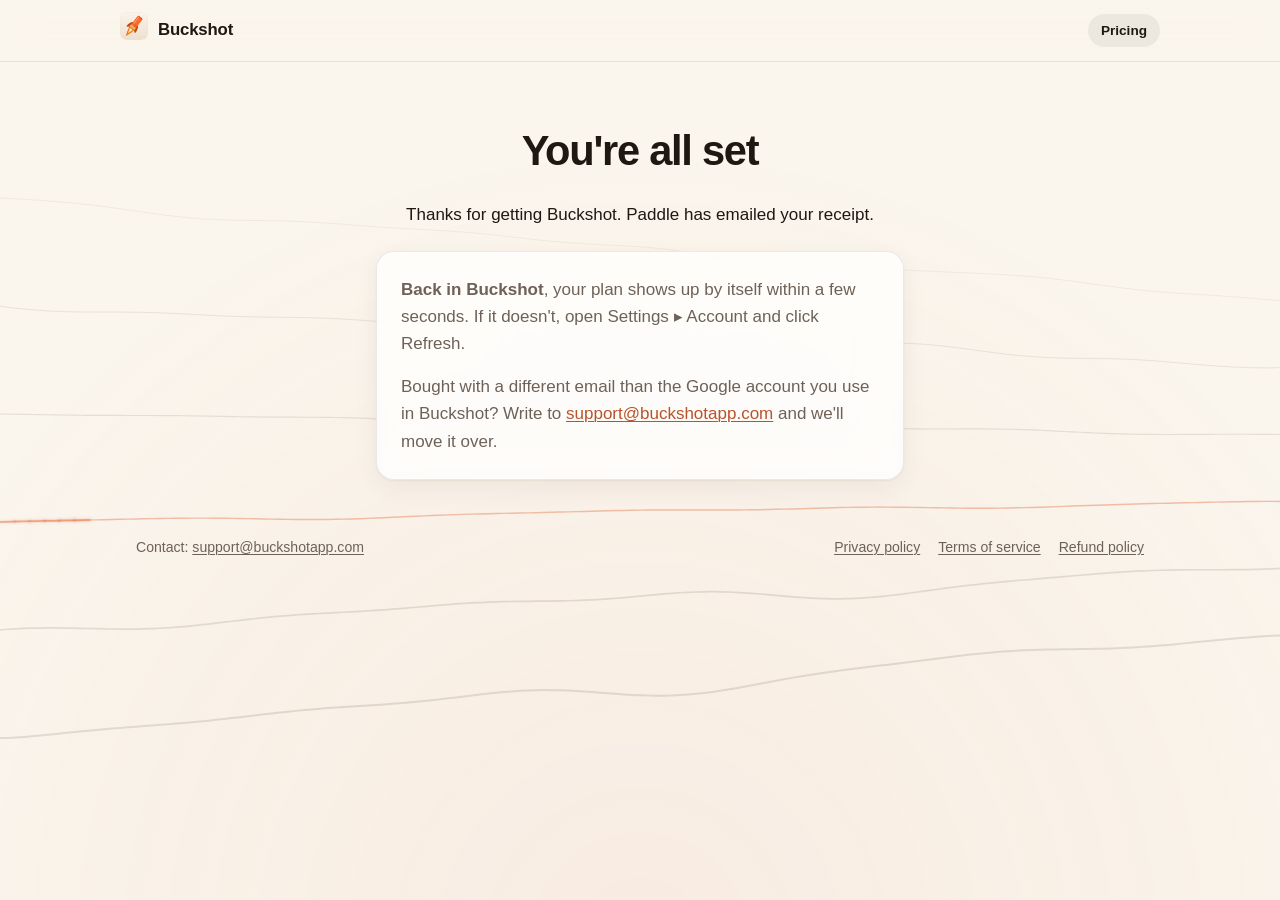
<file: thanks.html>
<!doctype html>
<html lang="en">
<head>
<meta charset="utf-8">
<meta name="viewport" content="width=device-width, initial-scale=1">
<title>Thanks for getting Buckshot</title>
<meta name="robots" content="noindex">
<meta name="theme-color" content="#faf5ed" media="(prefers-color-scheme: light)">
<meta name="theme-color" content="#120d0b" media="(prefers-color-scheme: dark)">
<link rel="icon" href="favicon.png">
<link rel="apple-touch-icon" href="apple-touch-icon.png">
<link rel="stylesheet" href="style.css">
</head>
<body>
<canvas id="strings" aria-hidden="true"></canvas>
<div class="wrap">
  <div class="nav">
    <a class="brand" href="./"><picture><source srcset="icon-light.png" media="(prefers-color-scheme: light)"><img src="icon-dark.png" alt=""></picture>Buckshot</a>
    <nav>
      <a class="pill small" href="./#pricing">Pricing</a>
    </nav>
  </div>
  <main class="checkout">
    <h1>You're all set</h1>
    <p class="lede">Thanks for getting Buckshot. Paddle has emailed your receipt.</p>
    <div class="card">
      <p><strong>Back in Buckshot</strong>, your plan shows up by itself within a few seconds. If it doesn't, open Settings ▸ Account and click Refresh.</p>
      <p class="status">Bought with a different email than the Google account you use in Buckshot? Write to <a href="mailto:support@buckshotapp.com">support@buckshotapp.com</a> and we'll move it over.</p>
    </div>
  </main>
  <footer>
    <span>Contact: <a href="mailto:support@buckshotapp.com">support@buckshotapp.com</a></span>
    <span class="links"><a href="privacy.html">Privacy policy</a><a href="terms.html">Terms of service</a><a href="refunds.html">Refund policy</a></span>
  </footer>
</div>
<script src="strings.js"></script>
</body>
</html>
</file>
<file: style.css>
/* Buckshot's look, matching the app (Palette.swift): warm near-black with pale strings and Buckshot orange;
   in light mode warm cream paper with soft brown strings. */
:root {
  --page: #faf5ed; --bar: rgba(250, 245, 237, 0.72); --card: rgba(255, 255, 255, 0.78);
  --edge: rgba(0, 0, 0, 0.08); --text: #1f1712; --muted: #6e6158; --soft: rgba(0, 0, 0, 0.05);
  --accent: #e57a4f; --modal: #fffaf3; --accent-text: #b8532b; --pill: rgba(0, 0, 0, 0.06); --pill-hover: rgba(0, 0, 0, 0.1);
  --shadow: 0 1px 2px rgba(60, 40, 20, 0.06), 0 8px 24px rgba(60, 40, 20, 0.06);
  --clear: rgba(255, 255, 255, 0.72); --clear-edge: rgba(0, 0, 0, 0.08); --clear-hover: rgba(255, 255, 255, 0.95);
  color-scheme: light dark;
}
@media (prefers-color-scheme: dark) {
  :root {
    --modal: #1c1512;
    --page: #120d0b; --bar: rgba(18, 13, 11, 0.6); --card: rgba(255, 255, 255, 0.045);
    --edge: rgba(255, 255, 255, 0.07); --text: #f3ece6; --muted: #a8998f; --soft: rgba(255, 255, 255, 0.05);
    --accent-text: #f0905f; --pill: rgba(255, 255, 255, 0.08); --pill-hover: rgba(255, 255, 255, 0.13);
    --shadow: none;
    --clear: rgba(255, 255, 255, 0.13); --clear-edge: rgba(255, 255, 255, 0.16); --clear-hover: rgba(255, 255, 255, 0.2);
  }
}

* { box-sizing: border-box; }
html { background: var(--page); scroll-behavior: smooth; }
body {
  margin: 0; color: var(--text); background: var(--page); min-height: 100vh;
  font: 17px/1.6 -apple-system, BlinkMacSystemFont, "SF Pro Text", "Segoe UI", Roboto, Helvetica, Arial, sans-serif;
  -webkit-font-smoothing: antialiased; overflow-x: hidden;
}
#strings { position: fixed; inset: 0; width: 100%; height: 100%; z-index: 0; pointer-events: none; }
.wrap { position: relative; z-index: 1; }
a { color: var(--accent-text); text-decoration-thickness: 1px; text-underline-offset: 2px; }
code { font: 0.88em ui-monospace, "SF Mono", Menlo, monospace; background: var(--soft); padding: 1px 6px; border-radius: 6px; overflow-wrap: anywhere; }

/* Top bar */
.nav {
  position: sticky; top: 0; z-index: 5; display: flex; align-items: center; justify-content: space-between;
  gap: 16px; padding: 12px max(16px, calc((100vw - 1040px) / 2));
  background: var(--bar); backdrop-filter: blur(18px) saturate(1.4); -webkit-backdrop-filter: blur(18px) saturate(1.4);
  border-bottom: 1px solid var(--edge);
}
.brand { display: flex; align-items: center; gap: 10px; color: var(--text); text-decoration: none; font-weight: 700; font-size: 1.05rem; letter-spacing: -0.01em; }
.brand img { width: 34px; height: 34px; margin: -3px; }
.nav nav { display: flex; gap: 6px; flex-wrap: wrap; justify-content: flex-end; }

/* Pills, like the app's buttons */
.pill {
  display: inline-flex; align-items: center; gap: 8px; padding: 8px 16px; border-radius: 999px;
  background: var(--pill); color: var(--text); text-decoration: none; font-weight: 600; font-size: 0.92rem;
  border: 0; transition: background 150ms ease, filter 150ms ease, opacity 150ms ease;
}
.pill.clear {
  background: var(--clear); color: var(--text); box-shadow: inset 0 0 0 1px var(--clear-edge);
  backdrop-filter: blur(12px); -webkit-backdrop-filter: blur(12px);
}
@media (hover: hover) {
  .pill:hover { background: var(--pill-hover); }
  .pill.clear:hover { background: var(--clear-hover); }
}
.pill.orange { background: var(--accent); color: #fff; }
@media (hover: hover) { .pill.orange:hover { background: var(--accent); filter: brightness(1.08); } }
.pill.big { padding: 13px 26px; font-size: 1.02rem; }
.pill.small { padding: 6px 13px; font-size: 0.85rem; }
.chip {
  display: inline-flex; align-items: center; gap: 8px; padding: 6px 14px; border-radius: 999px;
  background: var(--card); border: 1px solid var(--edge); color: var(--muted); font-size: 0.85rem; font-weight: 600;
  backdrop-filter: blur(12px); -webkit-backdrop-filter: blur(12px);
}
.chip .dot { width: 7px; height: 7px; border-radius: 50%; background: var(--accent); box-shadow: 0 0 0 4px rgba(229, 122, 79, 0.18); }

/* Homepage */
.hero {
  min-height: calc(100vh - 60px); display: flex; flex-direction: column; align-items: center; justify-content: center;
  text-align: center; padding: 48px 16px 72px;
}
.hero .badge { display: flex; flex-direction: column; align-items: center; }
.hero > * { position: relative; top: var(--lift, 0px); }   /* not transform: the fade-in animates that */
/* A still, soft orange light shaped exactly like the icon's rounded tile (824/1024 of the image, 185 corners),
   made with box-shadow so there's no filter and no blurred box. Decorative, so it doesn't animate. */
.hero .glow { position: relative; margin-bottom: 18px; animation: rise .7s cubic-bezier(.2, .8, .2, 1) both; }
.hero .glow::before {
  content: ""; position: absolute; inset: 9.77%; border-radius: 22.45%; z-index: -1;
  box-shadow: 0 6px 34px 2px rgba(229, 122, 79, 0.30), 0 10px 80px 14px rgba(229, 122, 79, 0.12);
}
.hero .icon { display: block; width: 168px; height: 168px; }
.hero h1 {
  font-size: clamp(2.4rem, 6.4vw, 4.6rem); line-height: 1.04; letter-spacing: -0.035em; font-weight: 800;
  margin: 18px 0 18px; max-width: 14ch; animation: rise .7s .05s cubic-bezier(.2, .8, .2, 1) both;
}
.hero h1 em { font-style: normal; color: var(--accent); }
.hero .lede { font-size: clamp(1.05rem, 2vw, 1.25rem); color: var(--muted); max-width: 34rem; margin: 0 0 30px; animation: rise .7s .1s cubic-bezier(.2, .8, .2, 1) both; }
.hero .actions { display: flex; gap: 10px; flex-wrap: wrap; justify-content: center; animation: rise .7s .15s cubic-bezier(.2, .8, .2, 1) both; }
.hero .chip { animation: rise .7s cubic-bezier(.2, .8, .2, 1) both; }
@keyframes rise { from { opacity: 0; transform: translateY(14px); } to { opacity: 1; transform: none; } }

section { max-width: 1040px; margin: 0 auto; padding: 56px 16px; }
.eyebrow { color: var(--accent-text); font-weight: 700; font-size: 0.8rem; letter-spacing: 0.12em; text-transform: uppercase; margin: 0 0 8px; }
section > h2 { font-size: clamp(1.7rem, 3.6vw, 2.5rem); letter-spacing: -0.025em; line-height: 1.12; margin: 0 0 28px; max-width: 22ch; }

.card {
  background: var(--card); border: 1px solid var(--edge); border-radius: 18px; padding: 24px;
  backdrop-filter: blur(20px) saturate(1.3); -webkit-backdrop-filter: blur(20px) saturate(1.3); box-shadow: var(--shadow);
  transition: transform .35s cubic-bezier(.2, .8, .2, 1), border-color .35s;
}
.grid .card:hover, .steps .card:hover { transform: translateY(-3px); }
.card h3 { margin: 0 0 6px; font-size: 1.1rem; letter-spacing: -0.01em; }
.card p { margin: 0; color: var(--muted); }
.steps { display: grid; grid-template-columns: repeat(3, 1fr); gap: 14px; }
.steps .num {
  display: inline-grid; place-items: center; width: 34px; height: 34px; border-radius: 50%; margin-bottom: 14px;
  background: rgba(229, 122, 79, 0.14); color: var(--accent-text); font-weight: 800;
}
.grid { display: grid; grid-template-columns: repeat(2, 1fr); gap: 14px; }
.grid.three { grid-template-columns: repeat(3, 1fr); }
.card.feature {
  display: flex; gap: 20px; align-items: flex-start; margin-bottom: 14px; padding: 30px;
  border-color: rgba(229, 122, 79, 0.35);
  background: linear-gradient(135deg, rgba(229, 122, 79, 0.16), rgba(229, 122, 79, 0.03) 60%), var(--card);
}
.card.feature .ico { background: var(--accent); color: #fff; width: 48px; height: 48px; flex: none; }
.card.feature h3 { font-size: 1.45rem; letter-spacing: -0.02em; margin-bottom: 8px; }
.card.feature p { font-size: 1.05rem; max-width: 60ch; }
.card.feature:hover { transform: translateY(-3px); }
.grid.features { margin-bottom: 14px; }
.grid.features .card.feature { flex-direction: column; gap: 16px; margin-bottom: 0; padding: 28px; }
.grid.features .card.feature h3 { font-size: 1.3rem; }
details.card { padding: 0; }
details summary {
  list-style: none; cursor: pointer; padding: 20px 24px; font-weight: 700; font-size: 1.05rem;
  display: flex; justify-content: space-between; align-items: center; gap: 12px;
}
details summary::-webkit-details-marker { display: none; }
details summary::after { content: "▾"; color: var(--muted); transition: transform .25s; }
details[open] summary::after { transform: rotate(180deg); }
details .body { padding: 0 24px 22px; }
.ico {
  width: 40px; height: 40px; border-radius: 12px; display: grid; place-items: center; margin-bottom: 14px;
  background: var(--soft); color: var(--accent);
}
.ico svg { width: 22px; height: 22px; }
.google { max-width: 760px; margin: 0 auto; }
.google p { color: var(--text); margin: 0 0 12px; }
.google p:last-child { margin: 0; }

/* Legal and tester pages */
.doc { max-width: 760px; margin: 0 auto; padding: 56px 16px 24px; }
.doc > header { margin-bottom: 26px; }
.doc > header h1 { font-size: clamp(2rem, 5vw, 3rem); letter-spacing: -0.03em; line-height: 1.08; margin: 0 0 6px; }
.doc > header p { color: var(--muted); margin: 0; }
.doc .card { padding: 28px 32px; }
.doc .card p { color: var(--text); margin: 0 0 14px; }
.doc .card h2 { font-size: 1.2rem; letter-spacing: -0.01em; margin: 30px 0 8px; }
.doc .card > :first-child { margin-top: 0; }
.doc .card > :last-child { margin-bottom: 0; }
.doc ul, .doc ol { padding-left: 22px; }
.doc li { margin: 4px 0; }

.modal {
  width: min(460px, calc(100vw - 32px)); padding: 28px; border-radius: 22px; border: 1px solid var(--edge);
  background: var(--modal); color: var(--text); box-shadow: 0 24px 80px rgba(0, 0, 0, 0.45);
  opacity: 0; transform: scale(.95) translateY(6px);
  transition: opacity 180ms cubic-bezier(.165, .84, .44, 1), transform 180ms cubic-bezier(.165, .84, .44, 1),
              overlay 180ms allow-discrete, display 180ms allow-discrete;
}
.modal[open] {
  opacity: 1; transform: none;
  transition-duration: 240ms;
}
@starting-style { .modal[open] { opacity: 0; transform: scale(.95) translateY(6px); } }
.modal::backdrop { background: rgba(10, 6, 4, 0); transition: background 240ms ease, overlay 240ms allow-discrete, display 240ms allow-discrete; }
.modal[open]::backdrop { background: rgba(10, 6, 4, 0.55); }
@starting-style { .modal[open]::backdrop { background: rgba(10, 6, 4, 0); } }
.modal .head { display: flex; align-items: center; gap: 14px; margin-bottom: 14px; }
.modal .head img { width: 54px; height: 54px; margin: -5px; }
.modal h2 { font-size: 1.35rem; letter-spacing: -0.02em; margin: 0; }
.modal .tag { color: var(--accent-text); font-size: 0.8rem; font-weight: 700; letter-spacing: 0.1em; text-transform: uppercase; }
.modal p { margin: 0 0 12px; color: var(--muted); font-size: 0.97rem; }
.modal p strong { color: var(--text); }
.modal .agree {
  display: flex; align-items: center; gap: 12px; margin: 18px 0 20px; padding: 14px 16px; border-radius: 14px;
  background: var(--soft); cursor: pointer; font-weight: 600; user-select: none;
}
.modal .agree input { width: 20px; height: 20px; margin: 0; accent-color: var(--accent); cursor: pointer; flex: none; }
.modal .buttons { display: flex; gap: 10px; justify-content: flex-end; flex-wrap: wrap; }
.modal .pill { cursor: pointer; font-family: inherit; }
.modal .pill[aria-disabled="true"] { opacity: 0.4; pointer-events: none; }
.modal .small { font-size: 0.85rem; margin: 16px 0 0; text-align: center; }

footer {
  position: relative; z-index: 1; max-width: 1040px; margin: 0 auto; padding: 32px 16px 48px;
  color: var(--muted); font-size: 0.88rem; display: flex; justify-content: space-between; gap: 12px 24px; flex-wrap: wrap;
}
footer a { color: var(--muted); }
footer a:hover { color: var(--text); }
footer .links { display: flex; gap: 6px 18px; flex-wrap: wrap; }

@media (max-width: 760px) {
  .steps, .grid { grid-template-columns: 1fr; }
  .hero .icon { width: 128px; height: 128px; }
  .grid.three { grid-template-columns: 1fr; }
  .card.feature { flex-direction: column; gap: 0; }
  .doc .card { padding: 22px 20px; }
  .nav nav .hide-small { display: none; }
}
@media (prefers-reduced-motion: reduce) {
  * { animation: none !important; transition: none !important; }
  html { scroll-behavior: auto; }
}

/* Pricing (numbers come from api.buckshotapp.com/v1/config via pricing.js) */
.plans { display: grid; grid-template-columns: repeat(4, 1fr); gap: 14px; align-items: stretch; }
.card.plan { position: relative; display: flex; flex-direction: column; gap: 6px; }
.card.plan.best {
  border-color: rgba(229, 122, 79, 0.45);
  background: linear-gradient(160deg, rgba(229, 122, 79, 0.16), rgba(229, 122, 79, 0.03) 60%), var(--card);
}
.plan .flag {
  position: absolute; top: -11px; left: 20px; padding: 2px 10px; border-radius: 999px; background: var(--accent);
  color: #fff; font-size: 0.75rem; font-weight: 700; letter-spacing: 0.04em;
}
.plan .price { display: flex; align-items: baseline; gap: 6px; }
.plan .amount { font-size: 2rem; font-weight: 800; letter-spacing: -0.03em; }
.plan .per { color: var(--muted); font-size: 0.95rem; }
.plan .was { min-height: 1.4em; color: var(--muted); font-size: 0.9rem; }
.plan .was s { margin-right: 6px; }
.plan .was strong { color: var(--accent-text); font-weight: 700; }
.plan ul { list-style: none; padding: 0; margin: 6px 0 18px; color: var(--muted); font-size: 0.95rem; flex: 1; }
.plan li { padding: 3px 0 3px 22px; position: relative; }
.plan li::before { content: "✓"; position: absolute; left: 0; color: var(--accent); font-weight: 700; }
.plan .pill { justify-content: center; }
.founder { text-align: center; margin: 22px 0 0; font-weight: 600; }
.founder strong { color: var(--accent-text); }
.fine { text-align: center; color: var(--muted); font-size: 0.85rem; margin: 14px auto 0; max-width: 60ch; }
@media (max-width: 960px) { .plans { grid-template-columns: repeat(2, 1fr); } }
@media (max-width: 560px) { .plans { grid-template-columns: 1fr; } }

/* Checkout page */
.checkout { max-width: 560px; margin: 0 auto; padding: 56px 16px 24px; text-align: center; }
.checkout h1 { font-size: clamp(2rem, 5vw, 2.6rem); letter-spacing: -0.03em; margin: 0 0 8px; }
.checkout .card { text-align: left; margin-top: 22px; }
.checkout .choices { display: flex; gap: 8px; flex-wrap: wrap; justify-content: center; margin: 18px 0 0; }
.checkout .pill { cursor: pointer; font-family: inherit; }
.checkout .pill.on { background: var(--accent); color: #fff; }
.checkout .status { color: var(--muted); margin-top: 16px; }
.checkout .pill[disabled] { opacity: 0.45; cursor: default; filter: none; }
</file>
